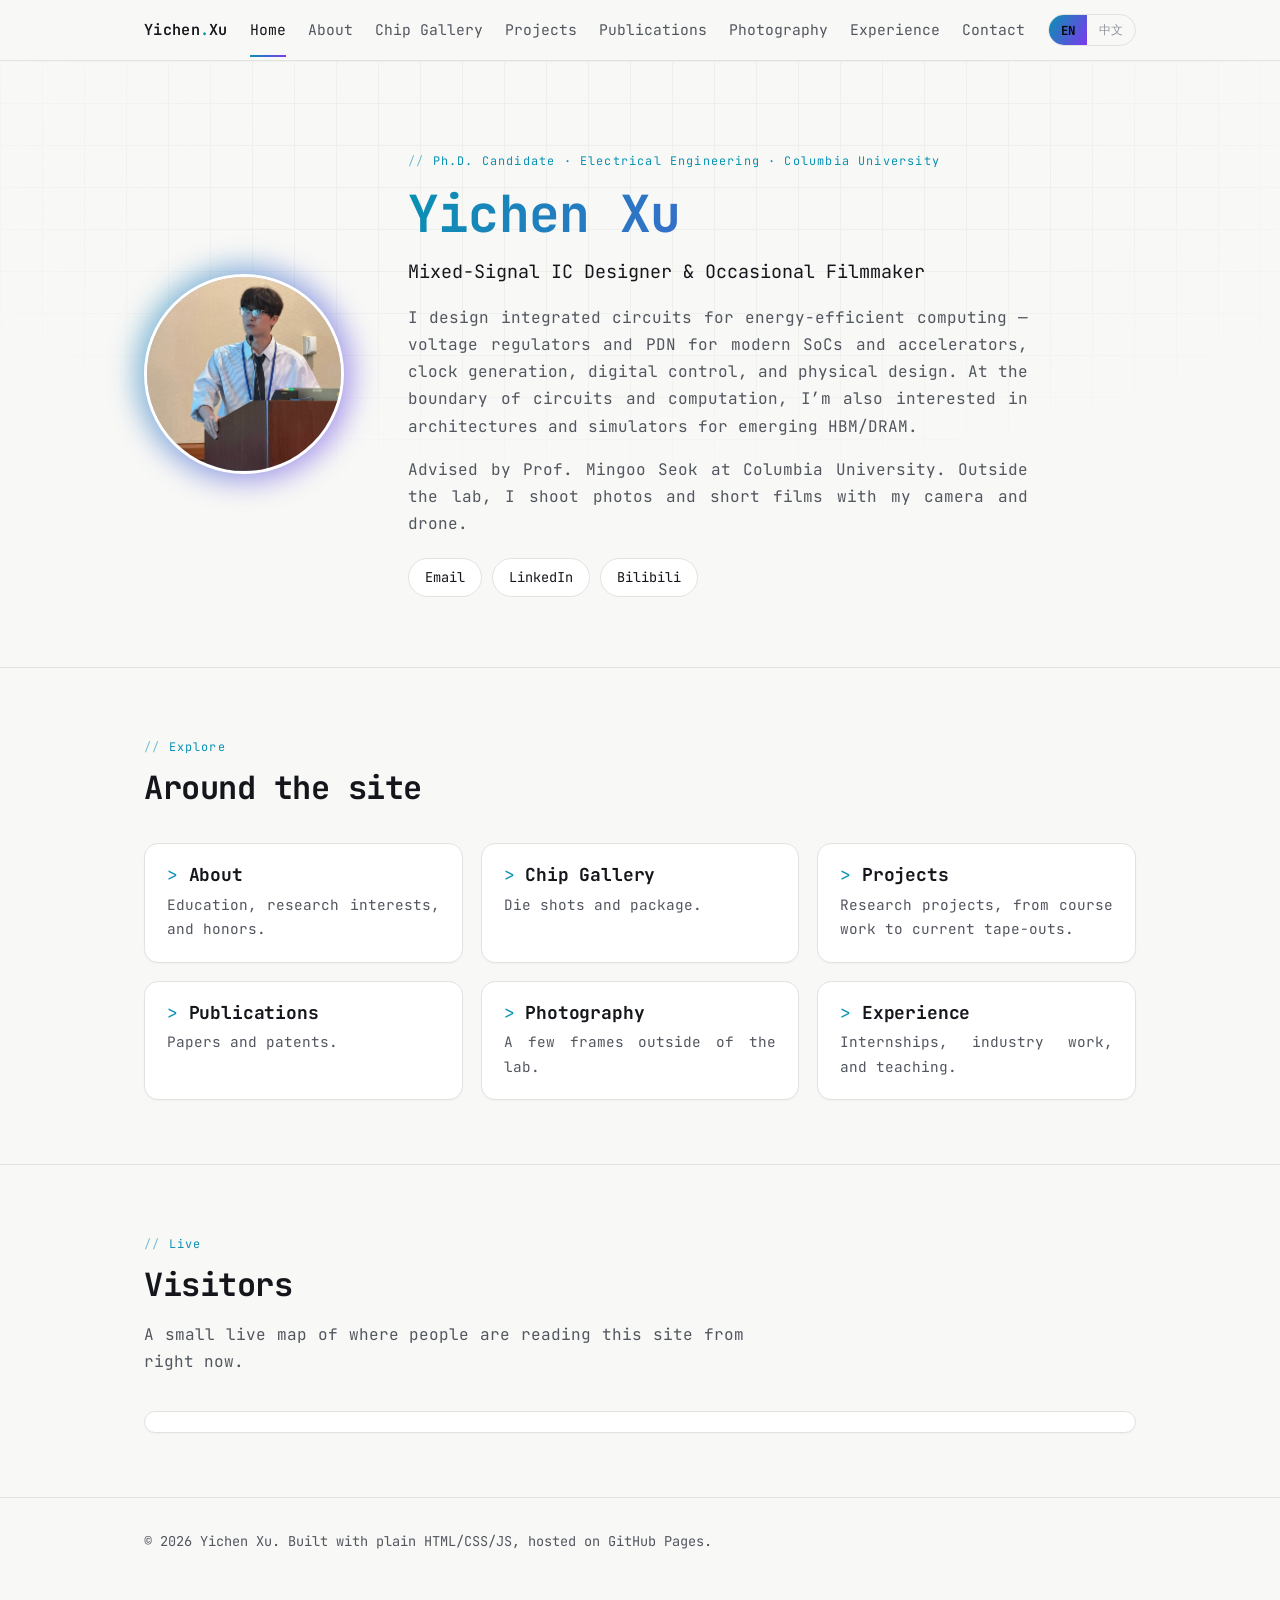
<file: index.html>
<!doctype html>
<html lang="en">
<head>
<meta charset="UTF-8">
<meta name="viewport" content="width=device-width, initial-scale=1.0">
<title>Yichen Xu &mdash; Home</title>
<meta name="description" content="Yichen Xu — Ph.D. Candidate in Electrical Engineering, Columbia University.">
<link rel="preconnect" href="https://fonts.googleapis.com">
<link rel="preconnect" href="https://fonts.gstatic.com" crossorigin>
<link href="https://fonts.googleapis.com/css2?family=JetBrains+Mono:wght@400;500;600;700&family=Noto+Sans+SC:wght@400;500;700&display=swap" rel="stylesheet">
<link rel="stylesheet" href="css/style.css?v=1790023893">
</head>
<body>
<header class="site-header">
  <div class="wrap header-inner">
    <a class="brand" href="index.html">Yichen<span>.</span>Xu</a>

    <button class="nav-toggle-btn" id="navToggleBtn" aria-label="Toggle menu">&#9776;</button>

    <nav class="nav nav-links" id="navLinks">
      <a href="index.html" class="active" data-i18n="nav.home">Home</a>
      <a href="about.html" data-i18n="nav.about">About</a>
      <a href="chips.html" data-i18n="nav.chips">Chip Gallery</a>
      <a href="projects.html" data-i18n="nav.projects">Projects</a>
      <a href="publications.html" data-i18n="nav.publications">Publications</a>
      <a href="photography.html" data-i18n="nav.photography">Photography</a>
      <a href="experience.html" data-i18n="nav.experience">Experience</a>
      <a href="contact.html" data-i18n="nav.contact">Contact</a>
    </nav>

    <div class="lang-toggle" role="group" aria-label="Language">
      <button type="button" id="langEn" class="active" data-lang="en">EN</button>
      <button type="button" id="langZh" data-lang="zh">中文</button>
    </div>
  </div>
</header>
<main>

  <section id="top" class="hero">
    <div class="wrap hero-grid">
      <div class="hero-photo">
        <div class="ring"></div>
        <img class="hero-photo-img" src="assets/headshot.jpg" alt="Yichen Xu">
      </div>

      <div>
        <div class="eyebrow" data-i18n="hero.eyebrow">Ph.D. Candidate &middot; Electrical Engineering &middot; Columbia University</div>
        <h1 data-i18n="hero.name">Yichen Xu</h1>
        <p class="tagline tagline-full" data-i18n="hero.tagline">Mixed-Signal IC Designer &amp; Occasional Filmmaker</p>
        <p class="tagline tagline-short" data-i18n="hero.taglineShort">Boring IC designer &amp; Occasional film maker</p>
        <p class="hero-text" data-i18n="hero.text1">
          I design integrated circuits for energy-efficient computing &mdash; voltage regulators
          and PDN for modern SoCs and accelerators, clock generation, digital control, and
          physical design. At the boundary of circuits and computation, I&rsquo;m also interested
          in architectures and simulators for emerging HBM/DRAM.
        </p>
        <p class="hero-text" data-i18n="hero.text2">
          Advised by Prof. Mingoo Seok at Columbia University. Outside the lab, I shoot photos
          and short films with my camera and drone.
        </p>
        <div class="hero-links">
          <a class="pill-link" href="mailto:yx2613@columbia.edu" data-i18n="hero.linkEmail">Email</a>
          <a class="pill-link" href="https://www.linkedin.com/in/yichen-xu-5718911b2/" target="_blank" rel="noopener">LinkedIn</a>
          <a class="pill-link" href="https://space.bilibili.com/32956785" target="_blank" rel="noopener">Bilibili</a>
        </div>
      </div>
    </div>
  </section>

  <section class="section">
    <div class="wrap">
      <div class="section-head">
        <div class="eyebrow" data-i18n="home.eyebrow">Explore</div>
        <h2 data-i18n="home.title">Around the site</h2>
      </div>
      <div class="hub-grid">
        <a class="hub-card" href="about.html">
          <h3 data-i18n="nav.about">About</h3>
          <p data-i18n="home.about.desc">Education, research interests, and honors.</p>
        </a>
        <a class="hub-card" href="chips.html">
          <h3 data-i18n="nav.chips">Chip Gallery</h3>
          <p data-i18n="home.chips.desc">Die shots and package.</p>
        </a>
        <a class="hub-card" href="projects.html">
          <h3 data-i18n="nav.projects">Projects</h3>
          <p data-i18n="home.projects.desc">Research projects, from course work to current tape-outs.</p>
        </a>
        <a class="hub-card" href="publications.html">
          <h3 data-i18n="nav.publications">Publications</h3>
          <p data-i18n="home.publications.desc">Papers and patents.</p>
        </a>
        <a class="hub-card" href="photography.html">
          <h3 data-i18n="nav.photography">Photography</h3>
          <p data-i18n="home.photography.desc">A few frames outside of the lab.</p>
        </a>
        <a class="hub-card" href="experience.html">
          <h3 data-i18n="nav.experience">Experience</h3>
          <p data-i18n="home.experience.desc">Internships, industry work, and teaching.</p>
        </a>
      </div>
    </div>
  </section>

  <section class="section">
    <div class="wrap">
      <div class="section-head">
        <div class="eyebrow" data-i18n="visitors.eyebrow">Live</div>
        <h2 data-i18n="visitors.title">Visitors</h2>
        <p class="lede" data-i18n="visitors.lede">A small live map of where people are reading this site from right now.</p>
      </div>
      <div class="visitor-map-wrap">
        <script type="text/javascript" id="mapmyvisitors" src="//mapmyvisitors.com/map.js?d=1BsmQQTtG9AVT_iJg1JJlvb_ykU5HgRPunwFZ4erUIM&cl=ffffff&w=a"></script>
      </div>
    </div>
  </section>

</main>

<footer class="site-footer">
  <div class="wrap">
    <p data-i18n="footer.text">&copy; 2026 Yichen Xu. Built with plain HTML/CSS/JS, hosted on GitHub Pages.</p>
  </div>
</footer>

<script src="js/i18n.js?v=1790023893"></script>
</body>
</html>
</file>
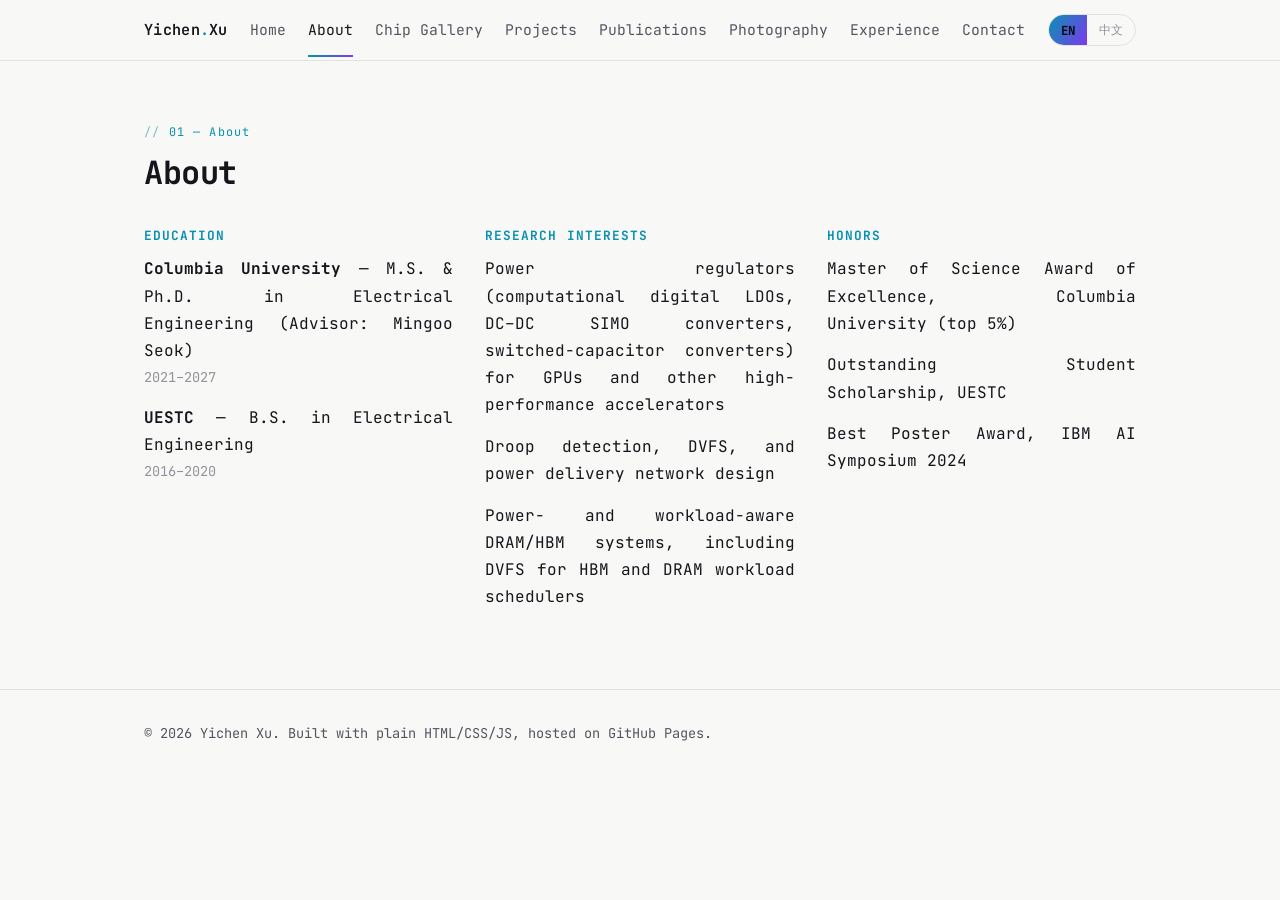
<file: about.html>
<!doctype html>
<html lang="en">
<head>
<meta charset="UTF-8">
<meta name="viewport" content="width=device-width, initial-scale=1.0">
<title>Yichen Xu &mdash; About</title>
<meta name="description" content="About Yichen Xu — education, research interests, honors.">
<link rel="preconnect" href="https://fonts.googleapis.com">
<link rel="preconnect" href="https://fonts.gstatic.com" crossorigin>
<link href="https://fonts.googleapis.com/css2?family=JetBrains+Mono:wght@400;500;600;700&family=Noto+Sans+SC:wght@400;500;700&display=swap" rel="stylesheet">
<link rel="stylesheet" href="css/style.css?v=1790023893">
</head>
<body>
<header class="site-header">
  <div class="wrap header-inner">
    <a class="brand" href="index.html">Yichen<span>.</span>Xu</a>

    <button class="nav-toggle-btn" id="navToggleBtn" aria-label="Toggle menu">&#9776;</button>

    <nav class="nav nav-links" id="navLinks">
      <a href="index.html" data-i18n="nav.home">Home</a>
      <a href="about.html" class="active" data-i18n="nav.about">About</a>
      <a href="chips.html" data-i18n="nav.chips">Chip Gallery</a>
      <a href="projects.html" data-i18n="nav.projects">Projects</a>
      <a href="publications.html" data-i18n="nav.publications">Publications</a>
      <a href="photography.html" data-i18n="nav.photography">Photography</a>
      <a href="experience.html" data-i18n="nav.experience">Experience</a>
      <a href="contact.html" data-i18n="nav.contact">Contact</a>
    </nav>

    <div class="lang-toggle" role="group" aria-label="Language">
      <button type="button" id="langEn" class="active" data-lang="en">EN</button>
      <button type="button" id="langZh" data-lang="zh">中文</button>
    </div>
  </div>
</header>
<main>

  <section class="section section-first">
    <div class="wrap">
      <div class="section-head">
        <div class="eyebrow" data-i18n="about.eyebrow">01 &mdash; About</div>
        <h2 data-i18n="about.title">About</h2>
      </div>

      <div class="about-grid">
        <div class="about-block">
          <h3 data-i18n="about.education.title">Education</h3>
          <ul class="plain-list">
            <li data-i18n="about.education.columbia">
              <strong>Columbia University</strong> &mdash; M.S. &amp; Ph.D. in Electrical Engineering (Advisor: Mingoo Seok)
              <span class="meta">2021&ndash;2027</span>
            </li>
            <li data-i18n="about.education.uestc">
              <strong>UESTC</strong> &mdash; B.S. in Electrical Engineering
              <span class="meta">2016&ndash;2020</span>
            </li>
          </ul>
        </div>

        <div class="about-block">
          <h3 data-i18n="about.interests.title">Research Interests</h3>
          <ul class="plain-list" data-i18n="about.interests.body">
            <li>Power regulators (computational digital LDOs, DC&ndash;DC SIMO converters, switched-capacitor converters) for GPUs and other high-performance accelerators</li>
            <li>Droop detection, DVFS, and power delivery network design</li>
            <li>Power- and workload-aware DRAM/HBM systems, including DVFS for HBM and DRAM workload schedulers</li>
          </ul>
        </div>

        <div class="about-block">
          <h3 data-i18n="about.honors.title">Honors</h3>
          <ul class="plain-list" data-i18n="about.honors.body">
            <li>Master of Science Award of Excellence, Columbia University (top 5%)</li>
            <li>Outstanding Student Scholarship, UESTC</li>
            <li>Best Poster Award, IBM AI Symposium 2024</li>
          </ul>
        </div>
      </div>
    </div>
  </section>

</main>

<footer class="site-footer">
  <div class="wrap">
    <p data-i18n="footer.text">&copy; 2026 Yichen Xu. Built with plain HTML/CSS/JS, hosted on GitHub Pages.</p>
  </div>
</footer>

<script src="js/i18n.js?v=1790023893"></script>
</body>
</html>
</file>
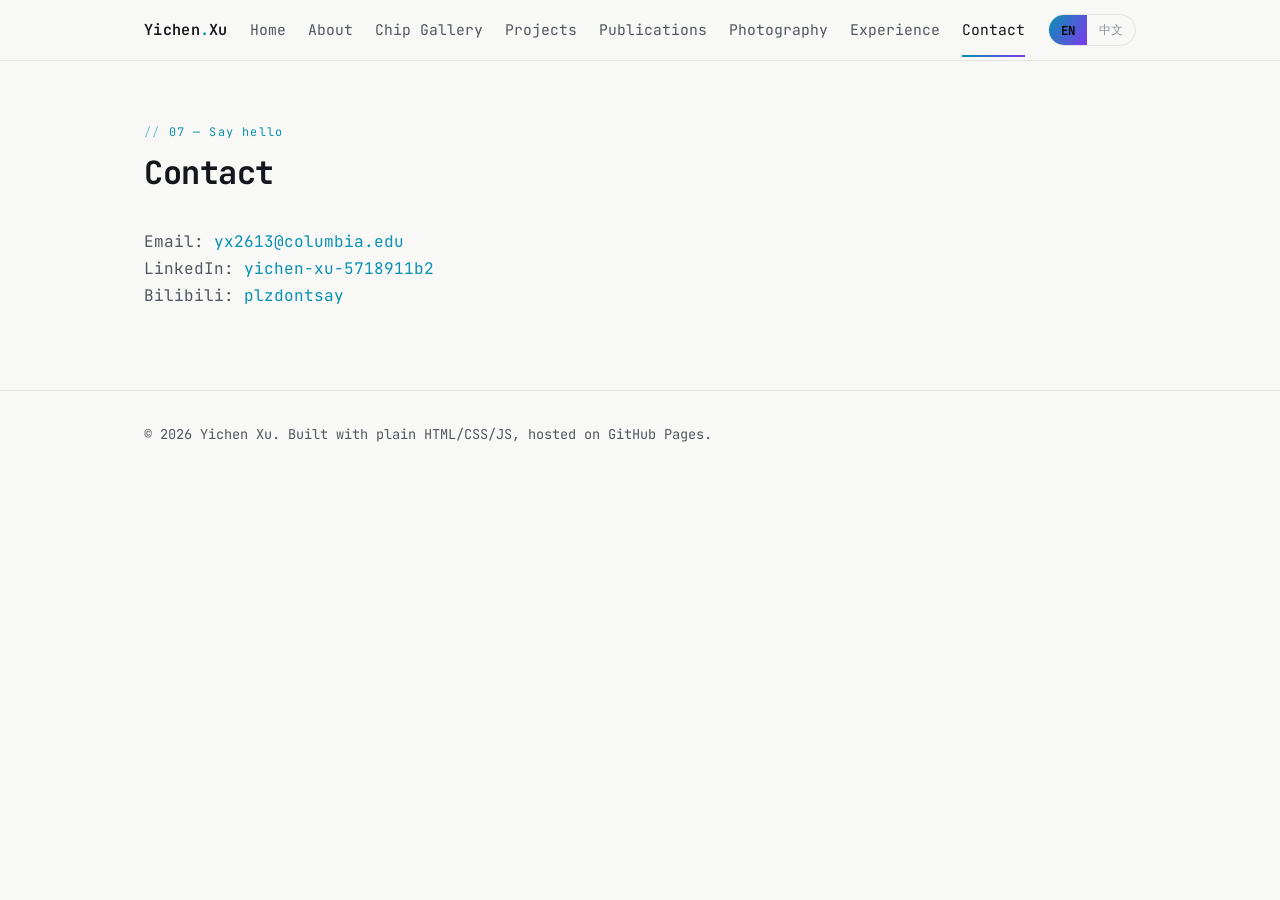
<file: contact.html>
<!doctype html>
<html lang="en">
<head>
<meta charset="UTF-8">
<meta name="viewport" content="width=device-width, initial-scale=1.0">
<title>Yichen Xu &mdash; Contact</title>
<meta name="description" content="Contact Yichen Xu.">
<link rel="preconnect" href="https://fonts.googleapis.com">
<link rel="preconnect" href="https://fonts.gstatic.com" crossorigin>
<link href="https://fonts.googleapis.com/css2?family=JetBrains+Mono:wght@400;500;600;700&family=Noto+Sans+SC:wght@400;500;700&display=swap" rel="stylesheet">
<link rel="stylesheet" href="css/style.css?v=1790023893">
</head>
<body>
<header class="site-header">
  <div class="wrap header-inner">
    <a class="brand" href="index.html">Yichen<span>.</span>Xu</a>

    <button class="nav-toggle-btn" id="navToggleBtn" aria-label="Toggle menu">&#9776;</button>

    <nav class="nav nav-links" id="navLinks">
      <a href="index.html" data-i18n="nav.home">Home</a>
      <a href="about.html" data-i18n="nav.about">About</a>
      <a href="chips.html" data-i18n="nav.chips">Chip Gallery</a>
      <a href="projects.html" data-i18n="nav.projects">Projects</a>
      <a href="publications.html" data-i18n="nav.publications">Publications</a>
      <a href="photography.html" data-i18n="nav.photography">Photography</a>
      <a href="experience.html" data-i18n="nav.experience">Experience</a>
      <a href="contact.html" class="active" data-i18n="nav.contact">Contact</a>
    </nav>

    <div class="lang-toggle" role="group" aria-label="Language">
      <button type="button" id="langEn" class="active" data-lang="en">EN</button>
      <button type="button" id="langZh" data-lang="zh">中文</button>
    </div>
  </div>
</header>
<main>

  <section class="section section-first">
    <div class="wrap">
      <div class="section-head">
        <div class="eyebrow" data-i18n="contact.eyebrow">07 &mdash; Say hello</div>
        <h2 data-i18n="contact.title">Contact</h2>
      </div>
      <p>
        Email: <a href="mailto:yx2613@columbia.edu">yx2613@columbia.edu</a><br>
        LinkedIn: <a href="https://www.linkedin.com/in/yichen-xu-5718911b2/" target="_blank" rel="noopener">yichen-xu-5718911b2</a><br>
        Bilibili: <a href="https://space.bilibili.com/32956785" target="_blank" rel="noopener">plzdontsay</a>
      </p>
    </div>
  </section>

</main>

<footer class="site-footer">
  <div class="wrap">
    <p data-i18n="footer.text">&copy; 2026 Yichen Xu. Built with plain HTML/CSS/JS, hosted on GitHub Pages.</p>
  </div>
</footer>

<script src="js/i18n.js?v=1790023893"></script>
</body>
</html>
</file>
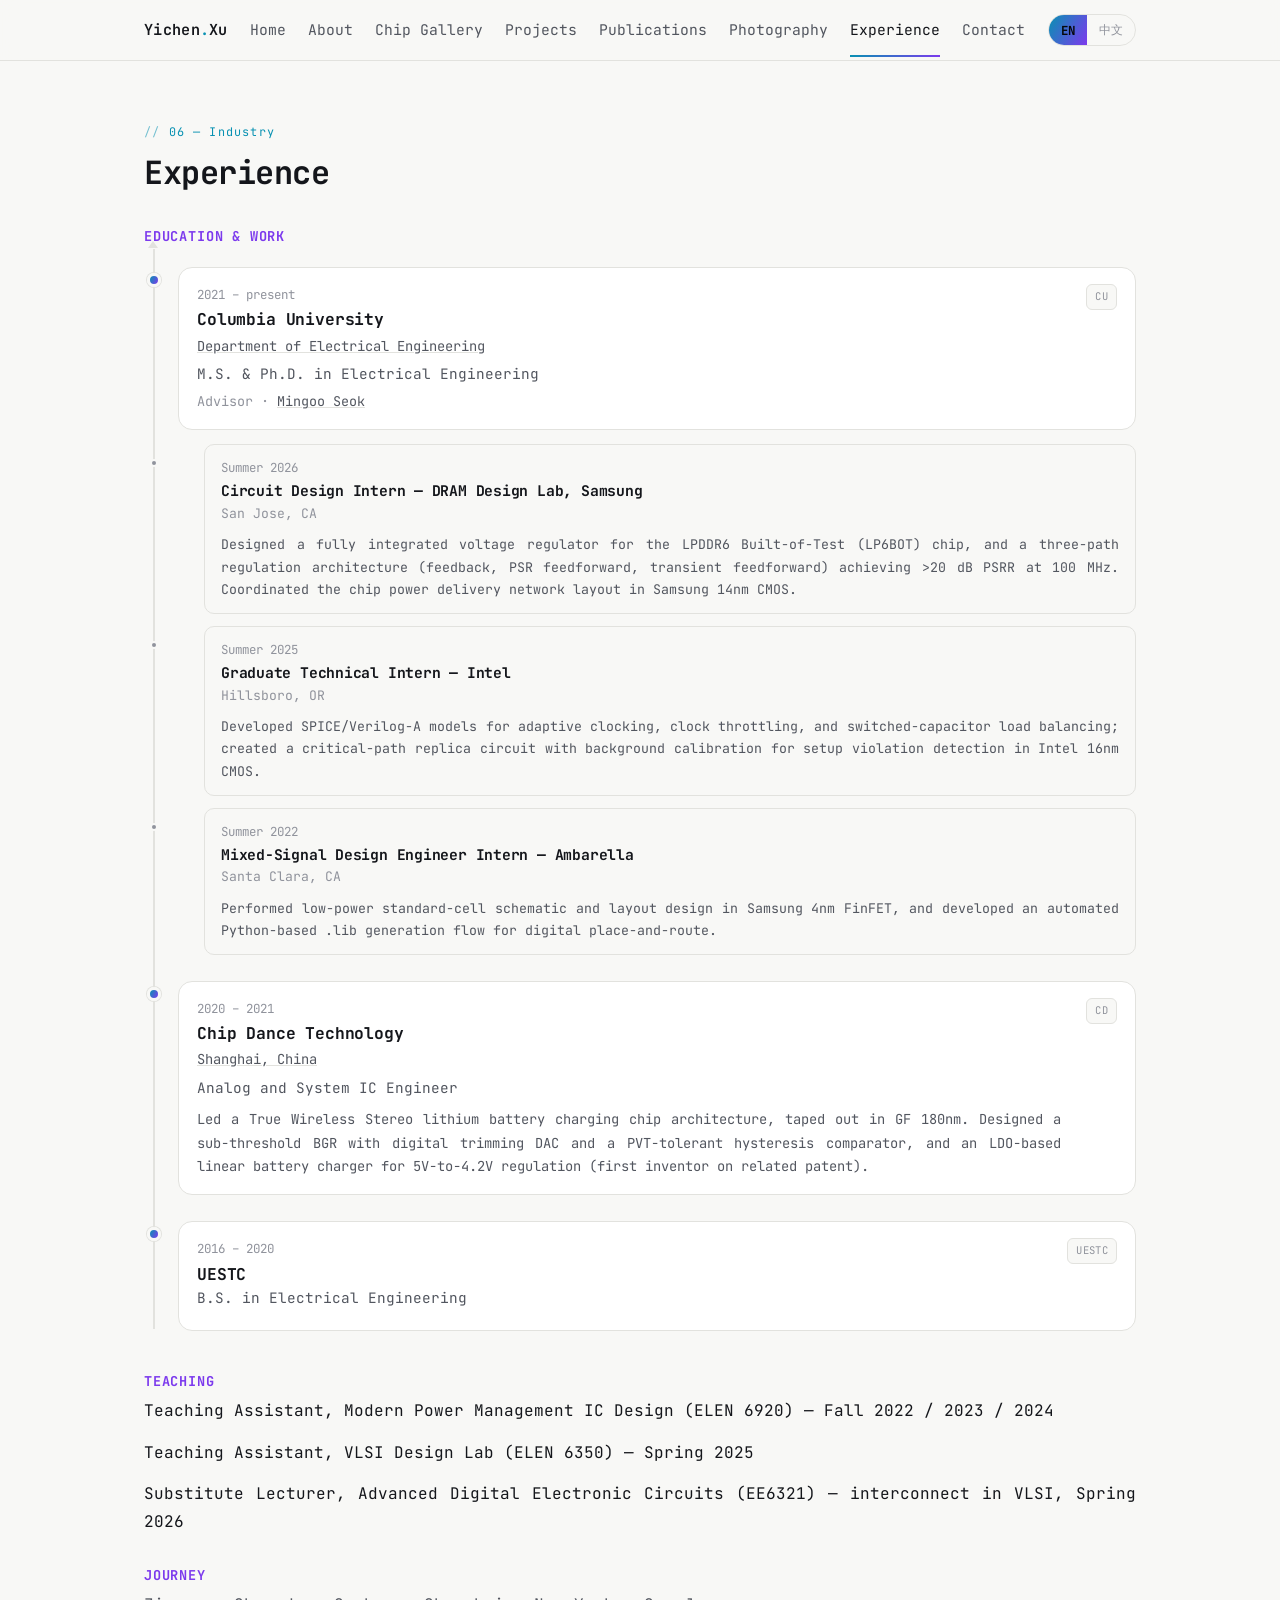
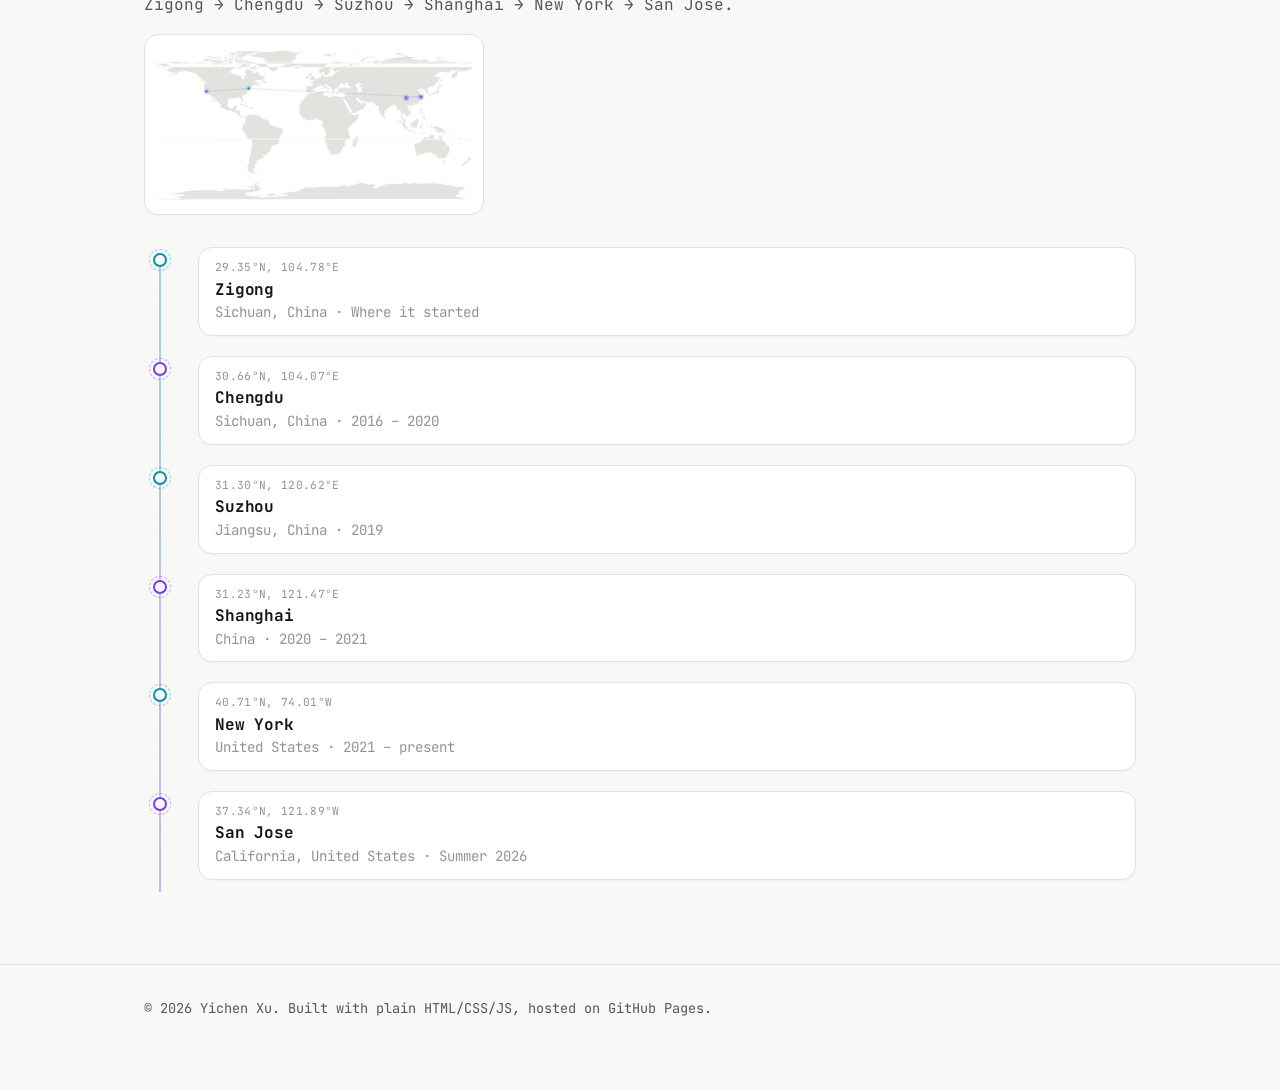
<file: experience.html>
<!doctype html>
<html lang="en">
<head>
<meta charset="UTF-8">
<meta name="viewport" content="width=device-width, initial-scale=1.0">
<title>Yichen Xu &mdash; Experience</title>
<meta name="description" content="Industry experience, teaching, and Yichen Xu's journey from Zigong to San Jose.">
<link rel="preconnect" href="https://fonts.googleapis.com">
<link rel="preconnect" href="https://fonts.gstatic.com" crossorigin>
<link href="https://fonts.googleapis.com/css2?family=JetBrains+Mono:wght@400;500;600;700&family=Noto+Sans+SC:wght@400;500;700&display=swap" rel="stylesheet">
<link rel="stylesheet" href="css/style.css?v=1790023893">
</head>
<body>
<header class="site-header">
  <div class="wrap header-inner">
    <a class="brand" href="index.html">Yichen<span>.</span>Xu</a>

    <button class="nav-toggle-btn" id="navToggleBtn" aria-label="Toggle menu">&#9776;</button>

    <nav class="nav nav-links" id="navLinks">
      <a href="index.html" data-i18n="nav.home">Home</a>
      <a href="about.html" data-i18n="nav.about">About</a>
      <a href="chips.html" data-i18n="nav.chips">Chip Gallery</a>
      <a href="projects.html" data-i18n="nav.projects">Projects</a>
      <a href="publications.html" data-i18n="nav.publications">Publications</a>
      <a href="photography.html" data-i18n="nav.photography">Photography</a>
      <a href="experience.html" class="active" data-i18n="nav.experience">Experience</a>
      <a href="contact.html" data-i18n="nav.contact">Contact</a>
    </nav>

    <div class="lang-toggle" role="group" aria-label="Language">
      <button type="button" id="langEn" class="active" data-lang="en">EN</button>
      <button type="button" id="langZh" data-lang="zh">中文</button>
    </div>
  </div>
</header>
<main>

  <section class="section section-first">
    <div class="wrap">
      <div class="section-head">
        <div class="eyebrow" data-i18n="experience.eyebrow">06 &mdash; Industry</div>
        <h2 data-i18n="experience.title">Experience</h2>
      </div>

      <h3 class="subhead" data-i18n="experience.eduwork">Education &amp; Work</h3>
      <div class="edu-timeline">
        <div class="edu-item">
          <span class="edu-dot"></span>
          <div class="edu-card">
            <div class="edu-date" data-i18n="experience.edu1.date">2021 &ndash; present</div>
            <h3 class="edu-org" data-i18n="experience.edu1.org">Columbia University</h3>
            <div class="edu-sub" data-i18n="experience.edu1.sub">Department of Electrical Engineering</div>
            <div class="edu-role" data-i18n="experience.edu1.role">M.S. &amp; Ph.D. in Electrical Engineering</div>
            <div class="edu-advisor"><span data-i18n="experience.advisor">Advisor</span> &middot; <span data-i18n="experience.edu1.advisor">Mingoo Seok</span></div>
            <span class="edu-badge">CU</span>
          </div>

          <div class="edu-branches">
          <div class="edu-branch">
            <span class="edu-branch-dot"></span>
            <div class="edu-branch-card">
              <div class="edu-date" data-i18n="experience.e1.date">Summer 2026</div>
              <h4 class="edu-org" data-i18n="experience.e1.title">Circuit Design Intern &mdash; DRAM Design Lab, Samsung</h4>
              <p class="edu-meta" data-i18n="experience.e1.meta">San Jose, CA</p>
              <p class="edu-body" data-i18n="experience.e1.body">Designed a fully integrated voltage regulator for the LPDDR6 Built-of-Test (LP6BOT) chip, and a three-path regulation architecture (feedback, PSR feedforward, transient feedforward) achieving &gt;20&nbsp;dB PSRR at 100&nbsp;MHz. Coordinated the chip power delivery network layout in Samsung 14nm CMOS.</p>
            </div>
          </div>
          <div class="edu-branch">
            <span class="edu-branch-dot"></span>
            <div class="edu-branch-card">
              <div class="edu-date" data-i18n="experience.e2.date">Summer 2025</div>
              <h4 class="edu-org" data-i18n="experience.e2.title">Graduate Technical Intern &mdash; Intel</h4>
              <p class="edu-meta" data-i18n="experience.e2.meta">Hillsboro, OR</p>
              <p class="edu-body" data-i18n="experience.e2.body">Developed SPICE/Verilog-A models for adaptive clocking, clock throttling, and switched-capacitor load balancing; created a critical-path replica circuit with background calibration for setup violation detection in Intel 16nm CMOS.</p>
            </div>
          </div>
          <div class="edu-branch">
            <span class="edu-branch-dot"></span>
            <div class="edu-branch-card">
              <div class="edu-date" data-i18n="experience.e3.date">Summer 2022</div>
              <h4 class="edu-org" data-i18n="experience.e3.title">Mixed-Signal Design Engineer Intern &mdash; Ambarella</h4>
              <p class="edu-meta" data-i18n="experience.e3.meta">Santa Clara, CA</p>
              <p class="edu-body" data-i18n="experience.e3.body">Performed low-power standard-cell schematic and layout design in Samsung 4nm FinFET, and developed an automated Python-based .lib generation flow for digital place-and-route.</p>
            </div>
          </div>
          </div>
        </div>

        <div class="edu-item">
          <span class="edu-dot"></span>
          <div class="edu-card">
            <div class="edu-date" data-i18n="experience.e4.date">2020 &ndash; 2021</div>
            <h3 class="edu-org" data-i18n="experience.e4.title">Chip Dance Technology</h3>
            <div class="edu-sub" data-i18n="experience.e4.meta">Shanghai, China</div>
            <div class="edu-role" data-i18n="experience.e4.role">Analog and System IC Engineer</div>
            <p class="edu-body" data-i18n="experience.e4.body">
              Led a True Wireless Stereo lithium battery charging chip architecture, taped out in GF 180nm.
              Designed a sub-threshold BGR with digital trimming DAC and a PVT-tolerant hysteresis comparator,
              and an LDO-based linear battery charger for 5V-to-4.2V regulation (first inventor on related patent).
            </p>
            <span class="edu-badge">CD</span>
          </div>
        </div>

        <div class="edu-item">
          <span class="edu-dot"></span>
          <div class="edu-card">
            <div class="edu-date" data-i18n="experience.edu2.date">2016 &ndash; 2020</div>
            <h3 class="edu-org" data-i18n="experience.edu2.org">UESTC</h3>
            <div class="edu-role" data-i18n="experience.edu2.role">B.S. in Electrical Engineering</div>
            <span class="edu-badge">UESTC</span>
          </div>
        </div>
      </div>

      <h3 class="subhead" data-i18n="experience.teaching">Teaching</h3>
      <ul class="plain-list">
        <li data-i18n="experience.t1">Teaching Assistant, Modern Power Management IC Design (ELEN 6920) &mdash; Fall 2022 / 2023 / 2024</li>
        <li data-i18n="experience.t2">Teaching Assistant, VLSI Design Lab (ELEN 6350) &mdash; Spring 2025</li>
        <li data-i18n="experience.t3">Substitute Lecturer, Advanced Digital Electronic Circuits (EE6321) &mdash; interconnect in VLSI, Spring 2026</li>
      </ul>

      <h3 class="subhead" data-i18n="journey.sectionTitle">Journey</h3>
      <p class="lede" data-i18n="journey.lede">
        Zigong &rarr; Chengdu &rarr; Suzhou &rarr; Shanghai &rarr; New York &rarr; San Jose.
      </p>

      <div class="journey-map-wrap journey-map-wrap-small">
        <svg id="journeyMap" viewBox="0 0 960 480" role="img" aria-label="World map showing Yichen's journey"></svg>
      </div>

      <ul class="journey-line journey-line-compact">
        <li class="journey-stop journey-stop-compact" id="stop-1" data-lat="29.35" data-lon="104.78" data-order="1">
          <div class="journey-marker"><span class="journey-dot"></span></div>
          <div class="journey-content">
            <div class="journey-coord">29.35&deg;N, 104.78&deg;E</div>
            <h3><span data-i18n="journey.s1.city">Zigong</span></h3>
            <p class="project-meta"><span data-i18n="journey.s1.region">Sichuan, China</span> &middot; <span data-i18n="journey.s1.period">Where it started</span></p>
          </div>
        </li>
        <li class="journey-stop journey-stop-compact" id="stop-2" data-lat="30.66" data-lon="104.07" data-order="2">
          <div class="journey-marker"><span class="journey-dot"></span></div>
          <div class="journey-content">
            <div class="journey-coord">30.66&deg;N, 104.07&deg;E</div>
            <h3><span data-i18n="journey.s2.city">Chengdu</span></h3>
            <p class="project-meta"><span data-i18n="journey.s2.region">Sichuan, China</span> &middot; <span data-i18n="journey.s2.period">2016 &ndash; 2020</span></p>
          </div>
        </li>
        <li class="journey-stop journey-stop-compact" id="stop-3" data-lat="31.3" data-lon="120.62" data-order="3">
          <div class="journey-marker"><span class="journey-dot"></span></div>
          <div class="journey-content">
            <div class="journey-coord">31.30&deg;N, 120.62&deg;E</div>
            <h3><span data-i18n="journey.s3.city">Suzhou</span></h3>
            <p class="project-meta"><span data-i18n="journey.s3.region">Jiangsu, China</span> &middot; <span data-i18n="journey.s3.period">2019</span></p>
          </div>
        </li>
        <li class="journey-stop journey-stop-compact" id="stop-4" data-lat="31.23" data-lon="121.47" data-order="4">
          <div class="journey-marker"><span class="journey-dot"></span></div>
          <div class="journey-content">
            <div class="journey-coord">31.23&deg;N, 121.47&deg;E</div>
            <h3><span data-i18n="journey.s4.city">Shanghai</span></h3>
            <p class="project-meta"><span data-i18n="journey.s4.region">China</span> &middot; <span data-i18n="journey.s4.period">2020 &ndash; 2021</span></p>
          </div>
        </li>
        <li class="journey-stop journey-stop-compact" id="stop-5" data-lat="40.71" data-lon="-74.01" data-order="5">
          <div class="journey-marker"><span class="journey-dot"></span></div>
          <div class="journey-content">
            <div class="journey-coord">40.71&deg;N, 74.01&deg;W</div>
            <h3><span data-i18n="journey.s5.city">New York</span></h3>
            <p class="project-meta"><span data-i18n="journey.s5.region">United States</span> &middot; <span data-i18n="journey.s5.period">2021 &ndash; present</span></p>
          </div>
        </li>
        <li class="journey-stop journey-stop-compact" id="stop-6" data-lat="37.34" data-lon="-121.89" data-order="6">
          <div class="journey-marker"><span class="journey-dot"></span></div>
          <div class="journey-content">
            <div class="journey-coord">37.34&deg;N, 121.89&deg;W</div>
            <h3><span data-i18n="journey.s6.city">San Jose</span></h3>
            <p class="project-meta"><span data-i18n="journey.s6.region">California, United States</span> &middot; <span data-i18n="journey.s6.period">Summer 2026</span></p>
          </div>
        </li>
      </ul>

    </div>
  </section>

</main>

<footer class="site-footer">
  <div class="wrap">
    <p data-i18n="footer.text">&copy; 2026 Yichen Xu. Built with plain HTML/CSS/JS, hosted on GitHub Pages.</p>
  </div>
</footer>

<script src="assets/vendor/topojson-client.min.js"></script>
<script src="js/journey-map.js?v=1790023893"></script>
<script src="js/i18n.js?v=1790023893"></script>
</body>
</html>
</file>
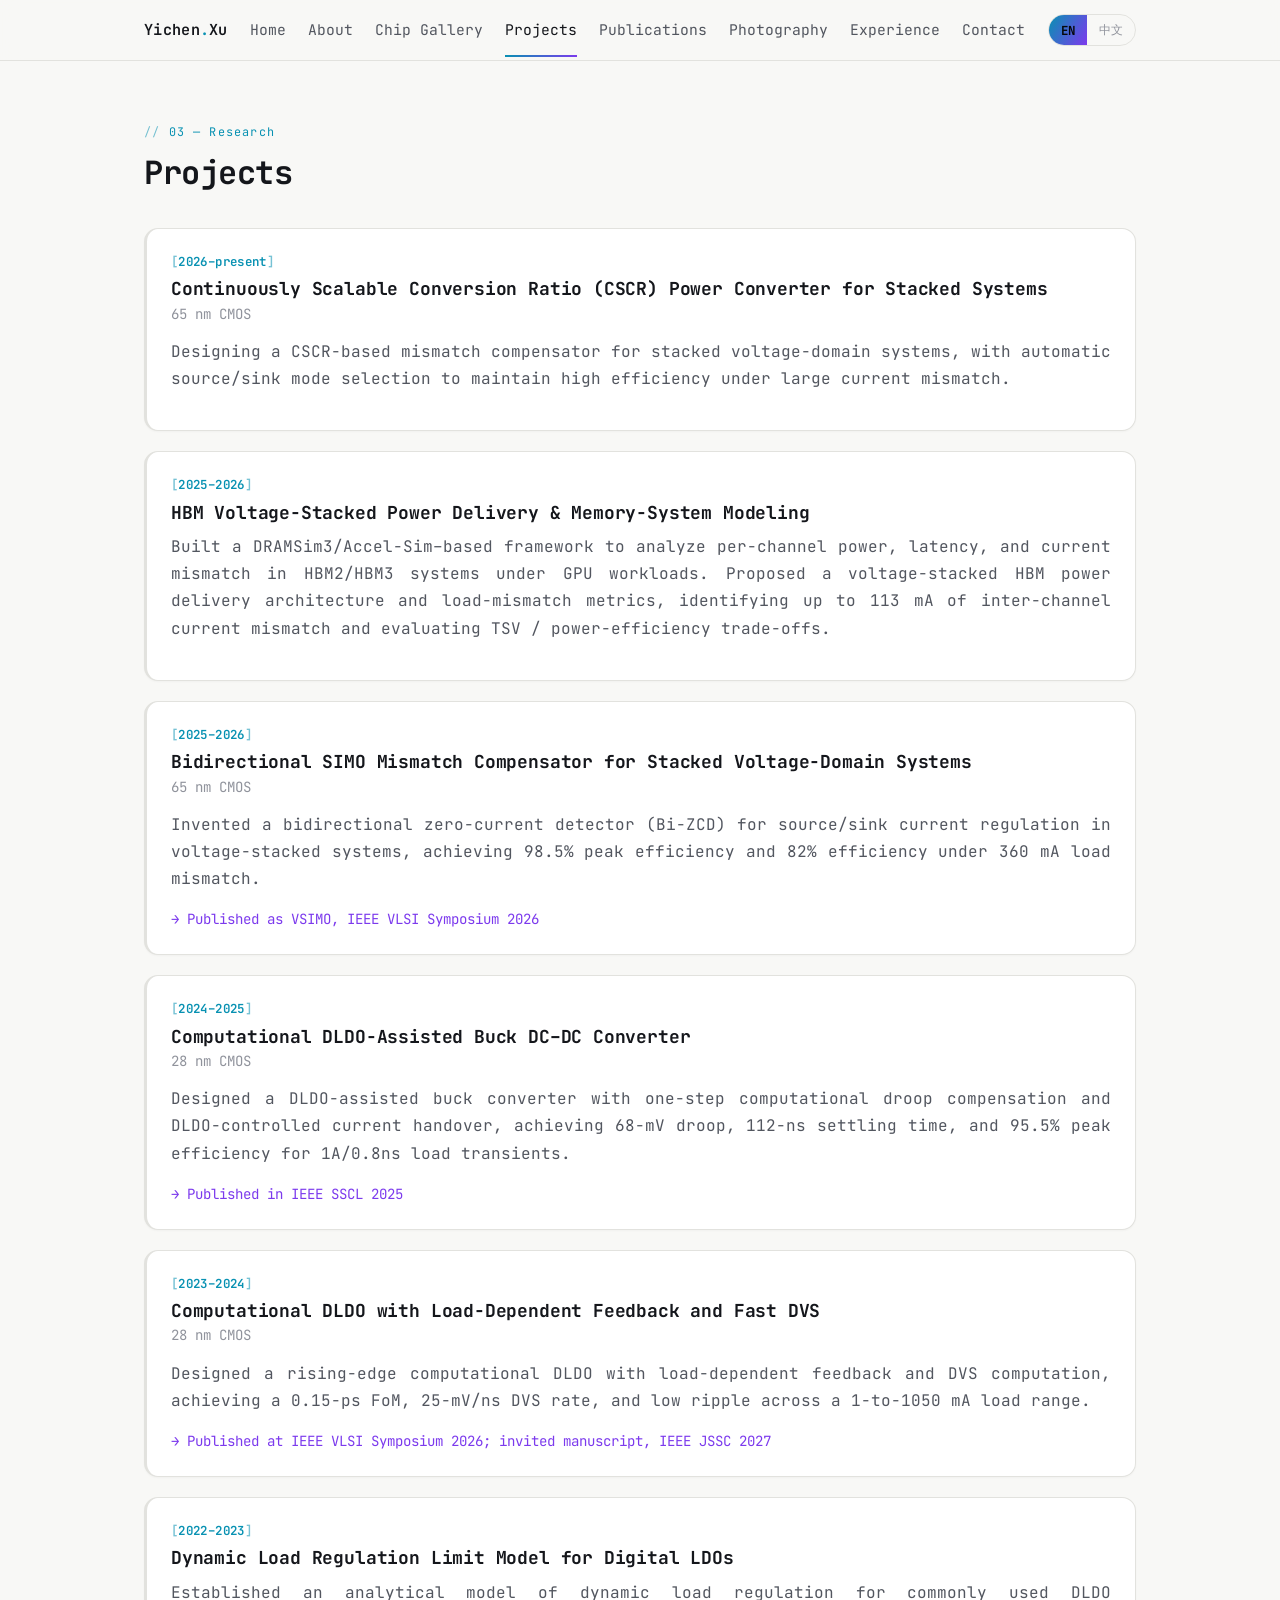
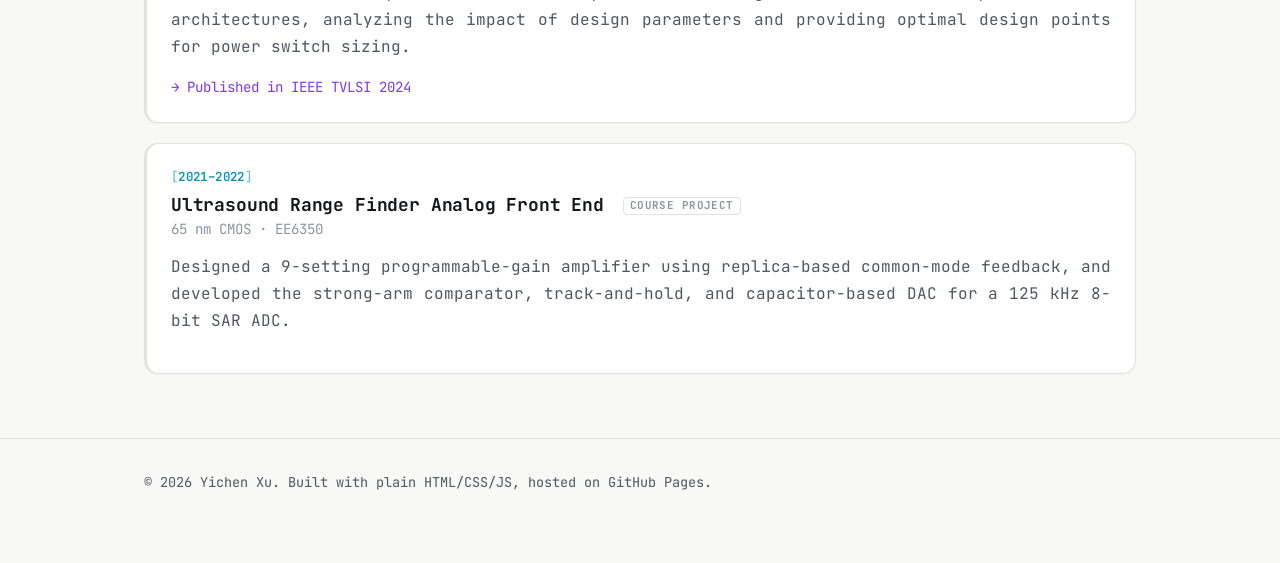
<file: projects.html>
<!doctype html>
<html lang="en">
<head>
<meta charset="UTF-8">
<meta name="viewport" content="width=device-width, initial-scale=1.0">
<title>Yichen Xu &mdash; Projects</title>
<meta name="description" content="Research projects by Yichen Xu.">
<link rel="preconnect" href="https://fonts.googleapis.com">
<link rel="preconnect" href="https://fonts.gstatic.com" crossorigin>
<link href="https://fonts.googleapis.com/css2?family=JetBrains+Mono:wght@400;500;600;700&family=Noto+Sans+SC:wght@400;500;700&display=swap" rel="stylesheet">
<link rel="stylesheet" href="css/style.css?v=1790023893">
</head>
<body>
<header class="site-header">
  <div class="wrap header-inner">
    <a class="brand" href="index.html">Yichen<span>.</span>Xu</a>

    <button class="nav-toggle-btn" id="navToggleBtn" aria-label="Toggle menu">&#9776;</button>

    <nav class="nav nav-links" id="navLinks">
      <a href="index.html" data-i18n="nav.home">Home</a>
      <a href="about.html" data-i18n="nav.about">About</a>
      <a href="chips.html" data-i18n="nav.chips">Chip Gallery</a>
      <a href="projects.html" class="active" data-i18n="nav.projects">Projects</a>
      <a href="publications.html" data-i18n="nav.publications">Publications</a>
      <a href="photography.html" data-i18n="nav.photography">Photography</a>
      <a href="experience.html" data-i18n="nav.experience">Experience</a>
      <a href="contact.html" data-i18n="nav.contact">Contact</a>
    </nav>

    <div class="lang-toggle" role="group" aria-label="Language">
      <button type="button" id="langEn" class="active" data-lang="en">EN</button>
      <button type="button" id="langZh" data-lang="zh">中文</button>
    </div>
  </div>
</header>
<main>

  <section class="section section-first">
    <div class="wrap">
      <div class="section-head">
        <div class="eyebrow" data-i18n="projects.eyebrow">03 &mdash; Research</div>
        <h2 data-i18n="projects.title">Projects</h2>
      </div>

      <div class="project-grid">
        <article class="project-card">
          <div class="project-period">2026&ndash;present</div>
          <h3 data-i18n="projects.p1.title">Continuously Scalable Conversion Ratio (CSCR) Power Converter for Stacked Systems</h3>
          <p class="project-meta">65 nm CMOS</p>
          <p data-i18n="projects.p1.body">
            Designing a CSCR-based mismatch compensator for stacked voltage-domain systems, with automatic
            source/sink mode selection to maintain high efficiency under large current mismatch.
          </p>
        </article>

        <article class="project-card">
          <div class="project-period">2025&ndash;2026</div>
          <h3 data-i18n="projects.p2.title">HBM Voltage-Stacked Power Delivery &amp; Memory-System Modeling</h3>
          <p data-i18n="projects.p2.body">
            Built a DRAMSim3/Accel-Sim&ndash;based framework to analyze per-channel power, latency, and current
            mismatch in HBM2/HBM3 systems under GPU workloads. Proposed a voltage-stacked HBM power delivery
            architecture and load-mismatch metrics, identifying up to 113&nbsp;mA of inter-channel current mismatch
            and evaluating TSV / power-efficiency trade-offs.
          </p>
        </article>

        <article class="project-card">
          <div class="project-period">2025&ndash;2026</div>
          <h3 data-i18n="projects.p3.title">Bidirectional SIMO Mismatch Compensator for Stacked Voltage-Domain Systems</h3>
          <p class="project-meta">65 nm CMOS</p>
          <p data-i18n="projects.p3.body">
            Invented a bidirectional zero-current detector (Bi-ZCD) for source/sink current regulation in
            voltage-stacked systems, achieving 98.5% peak efficiency and 82% efficiency under 360&nbsp;mA load
            mismatch.
          </p>
          <p class="project-pub" data-i18n="projects.p3.pub">&rarr; Published as VSIMO, IEEE VLSI Symposium 2026</p>
        </article>

        <article class="project-card">
          <div class="project-period">2024&ndash;2025</div>
          <h3 data-i18n="projects.p4.title">Computational DLDO-Assisted Buck DC&ndash;DC Converter</h3>
          <p class="project-meta">28 nm CMOS</p>
          <p data-i18n="projects.p4.body">
            Designed a DLDO-assisted buck converter with one-step computational droop compensation and
            DLDO-controlled current handover, achieving 68-mV droop, 112-ns settling time, and 95.5% peak
            efficiency for 1A/0.8ns load transients.
          </p>
          <p class="project-pub" data-i18n="projects.p4.pub">&rarr; Published in IEEE SSCL 2025</p>
        </article>

        <article class="project-card">
          <div class="project-period">2023&ndash;2024</div>
          <h3 data-i18n="projects.p5.title">Computational DLDO with Load-Dependent Feedback and Fast DVS</h3>
          <p class="project-meta">28 nm CMOS</p>
          <p data-i18n="projects.p5.body">
            Designed a rising-edge computational DLDO with load-dependent feedback and DVS computation,
            achieving a 0.15-ps FoM, 25-mV/ns DVS rate, and low ripple across a 1-to-1050&nbsp;mA load range.
          </p>
          <p class="project-pub" data-i18n="projects.p5.pub">&rarr; Published at IEEE VLSI Symposium 2026; invited manuscript, IEEE JSSC 2027</p>
        </article>

        <article class="project-card">
          <div class="project-period">2022&ndash;2023</div>
          <h3 data-i18n="projects.p6.title">Dynamic Load Regulation Limit Model for Digital LDOs</h3>
          <p data-i18n="projects.p6.body">
            Established an analytical model of dynamic load regulation for commonly used DLDO architectures,
            analyzing the impact of design parameters and providing optimal design points for power switch sizing.
          </p>
          <p class="project-pub" data-i18n="projects.p6.pub">&rarr; Published in IEEE TVLSI 2024</p>
        </article>

        <article class="project-card">
          <div class="project-period">2021&ndash;2022</div>
          <h3><span data-i18n="projects.p7.title">Ultrasound Range Finder Analog Front End</span> <span class="project-tag" data-i18n="projects.p7.tag">Course Project</span></h3>
          <p class="project-meta">65 nm CMOS &middot; EE6350</p>
          <p data-i18n="projects.p7.body">
            Designed a 9-setting programmable-gain amplifier using replica-based common-mode feedback, and
            developed the strong-arm comparator, track-and-hold, and capacitor-based DAC for a 125&nbsp;kHz
            8-bit SAR ADC.
          </p>
        </article>
      </div>
    </div>
  </section>

</main>

<footer class="site-footer">
  <div class="wrap">
    <p data-i18n="footer.text">&copy; 2026 Yichen Xu. Built with plain HTML/CSS/JS, hosted on GitHub Pages.</p>
  </div>
</footer>

<script src="js/i18n.js?v=1790023893"></script>
</body>
</html>
</file>
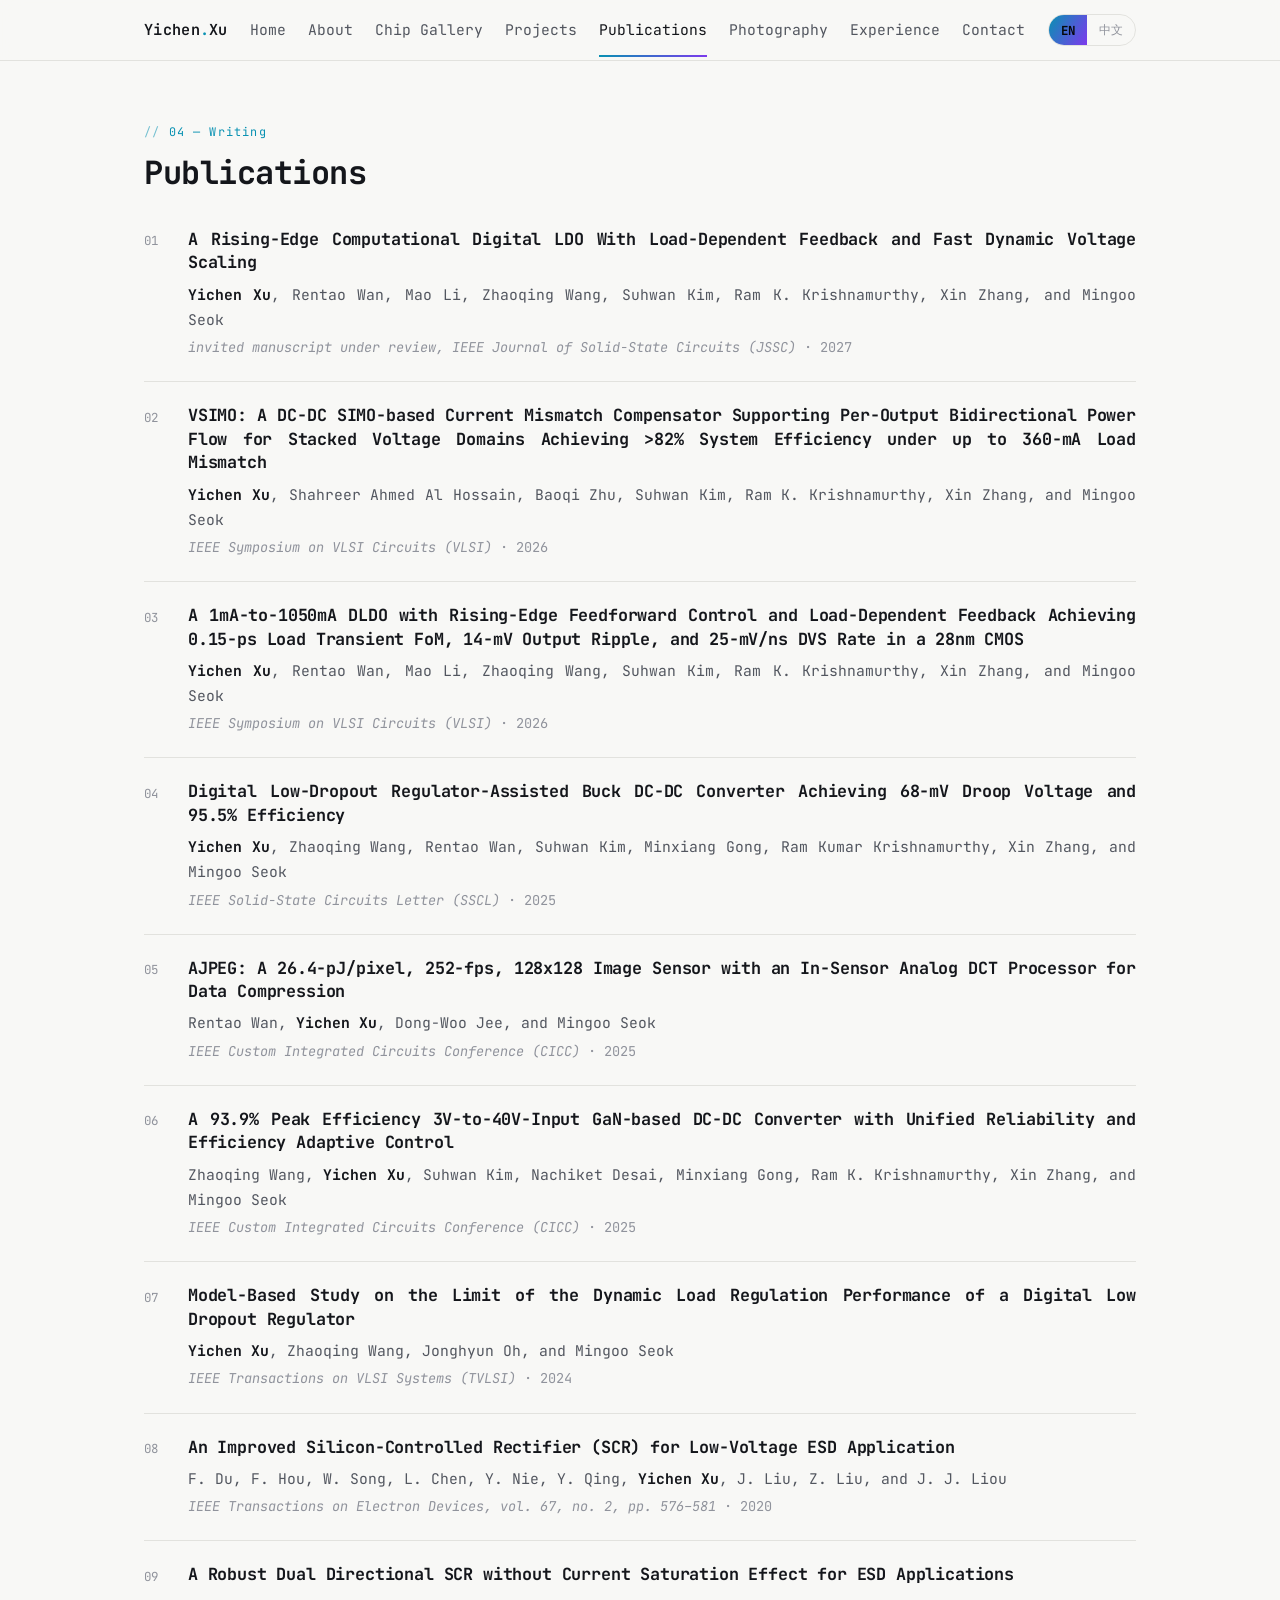
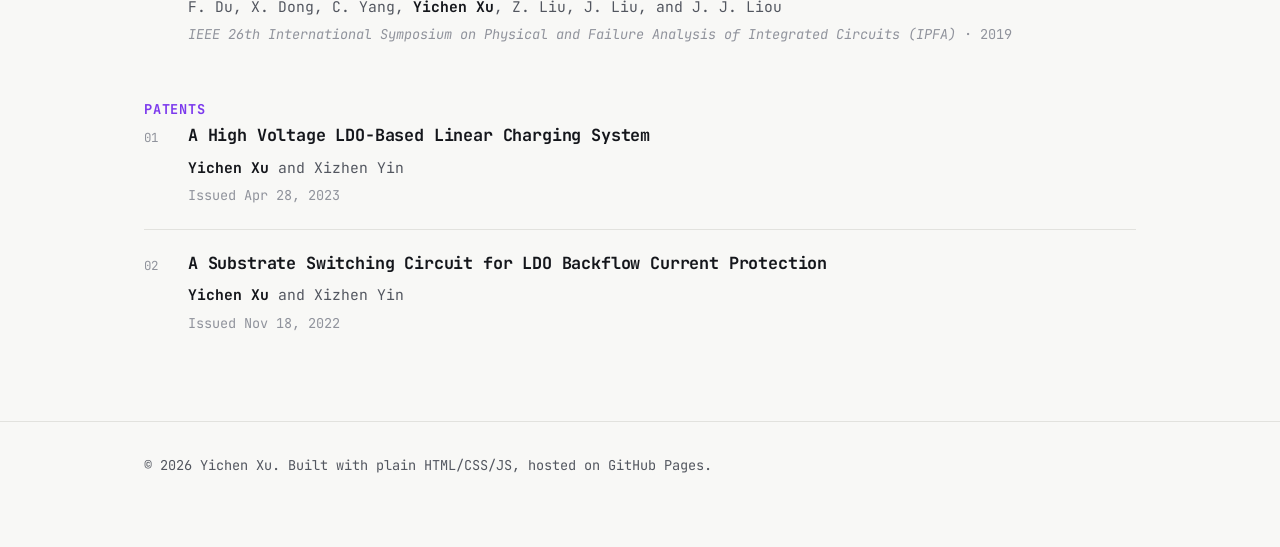
<file: publications.html>
<!doctype html>
<html lang="en">
<head>
<meta charset="UTF-8">
<meta name="viewport" content="width=device-width, initial-scale=1.0">
<title>Yichen Xu &mdash; Publications</title>
<meta name="description" content="Papers and patents by Yichen Xu.">
<link rel="preconnect" href="https://fonts.googleapis.com">
<link rel="preconnect" href="https://fonts.gstatic.com" crossorigin>
<link href="https://fonts.googleapis.com/css2?family=JetBrains+Mono:wght@400;500;600;700&family=Noto+Sans+SC:wght@400;500;700&display=swap" rel="stylesheet">
<link rel="stylesheet" href="css/style.css?v=1790023893">
</head>
<body>
<header class="site-header">
  <div class="wrap header-inner">
    <a class="brand" href="index.html">Yichen<span>.</span>Xu</a>

    <button class="nav-toggle-btn" id="navToggleBtn" aria-label="Toggle menu">&#9776;</button>

    <nav class="nav nav-links" id="navLinks">
      <a href="index.html" data-i18n="nav.home">Home</a>
      <a href="about.html" data-i18n="nav.about">About</a>
      <a href="chips.html" data-i18n="nav.chips">Chip Gallery</a>
      <a href="projects.html" data-i18n="nav.projects">Projects</a>
      <a href="publications.html" class="active" data-i18n="nav.publications">Publications</a>
      <a href="photography.html" data-i18n="nav.photography">Photography</a>
      <a href="experience.html" data-i18n="nav.experience">Experience</a>
      <a href="contact.html" data-i18n="nav.contact">Contact</a>
    </nav>

    <div class="lang-toggle" role="group" aria-label="Language">
      <button type="button" id="langEn" class="active" data-lang="en">EN</button>
      <button type="button" id="langZh" data-lang="zh">中文</button>
    </div>
  </div>
</header>
<main>

  <section class="section section-first">
    <div class="wrap">
      <div class="section-head">
        <div class="eyebrow" data-i18n="publications.eyebrow">04 &mdash; Writing</div>
        <h2 data-i18n="publications.title">Publications</h2>
      </div>

      <ol class="pub-list">
        <li class="pub-item">
          <span class="pub-num">01</span>
          <div class="pub-body">
            <h3 class="pub-title">A Rising-Edge Computational Digital LDO With Load-Dependent Feedback and Fast Dynamic Voltage Scaling</h3>
            <p class="pub-authors"><strong>Yichen Xu</strong>, Rentao Wan, Mao Li, Zhaoqing Wang, Suhwan Kim, Ram K. Krishnamurthy, Xin Zhang, and Mingoo Seok</p>
            <p class="pub-venue"><em>invited manuscript under review, IEEE Journal of Solid-State Circuits (JSSC)</em> &middot; 2027</p>
          </div>
        </li>
        <li class="pub-item">
          <span class="pub-num">02</span>
          <div class="pub-body">
            <h3 class="pub-title">VSIMO: A DC-DC SIMO-based Current Mismatch Compensator Supporting Per-Output Bidirectional Power Flow for Stacked Voltage Domains Achieving &gt;82% System Efficiency under up to 360-mA Load Mismatch</h3>
            <p class="pub-authors"><strong>Yichen Xu</strong>, Shahreer Ahmed Al Hossain, Baoqi Zhu, Suhwan Kim, Ram K. Krishnamurthy, Xin Zhang, and Mingoo Seok</p>
            <p class="pub-venue"><em>IEEE Symposium on VLSI Circuits (VLSI)</em> &middot; 2026</p>
          </div>
        </li>
        <li class="pub-item">
          <span class="pub-num">03</span>
          <div class="pub-body">
            <h3 class="pub-title">A 1mA-to-1050mA DLDO with Rising-Edge Feedforward Control and Load-Dependent Feedback Achieving 0.15-ps Load Transient FoM, 14-mV Output Ripple, and 25-mV/ns DVS Rate in a 28nm CMOS</h3>
            <p class="pub-authors"><strong>Yichen Xu</strong>, Rentao Wan, Mao Li, Zhaoqing Wang, Suhwan Kim, Ram K. Krishnamurthy, Xin Zhang, and Mingoo Seok</p>
            <p class="pub-venue"><em>IEEE Symposium on VLSI Circuits (VLSI)</em> &middot; 2026</p>
          </div>
        </li>
        <li class="pub-item">
          <span class="pub-num">04</span>
          <div class="pub-body">
            <h3 class="pub-title">Digital Low-Dropout Regulator-Assisted Buck DC-DC Converter Achieving 68-mV Droop Voltage and 95.5% Efficiency</h3>
            <p class="pub-authors"><strong>Yichen Xu</strong>, Zhaoqing Wang, Rentao Wan, Suhwan Kim, Minxiang Gong, Ram Kumar Krishnamurthy, Xin Zhang, and Mingoo Seok</p>
            <p class="pub-venue"><em>IEEE Solid-State Circuits Letter (SSCL)</em> &middot; 2025</p>
          </div>
        </li>
        <li class="pub-item">
          <span class="pub-num">05</span>
          <div class="pub-body">
            <h3 class="pub-title">AJPEG: A 26.4-pJ/pixel, 252-fps, 128x128 Image Sensor with an In-Sensor Analog DCT Processor for Data Compression</h3>
            <p class="pub-authors">Rentao Wan, <strong>Yichen Xu</strong>, Dong-Woo Jee, and Mingoo Seok</p>
            <p class="pub-venue"><em>IEEE Custom Integrated Circuits Conference (CICC)</em> &middot; 2025</p>
          </div>
        </li>
        <li class="pub-item">
          <span class="pub-num">06</span>
          <div class="pub-body">
            <h3 class="pub-title">A 93.9% Peak Efficiency 3V-to-40V-Input GaN-based DC-DC Converter with Unified Reliability and Efficiency Adaptive Control</h3>
            <p class="pub-authors">Zhaoqing Wang, <strong>Yichen Xu</strong>, Suhwan Kim, Nachiket Desai, Minxiang Gong, Ram K. Krishnamurthy, Xin Zhang, and Mingoo Seok</p>
            <p class="pub-venue"><em>IEEE Custom Integrated Circuits Conference (CICC)</em> &middot; 2025</p>
          </div>
        </li>
        <li class="pub-item">
          <span class="pub-num">07</span>
          <div class="pub-body">
            <h3 class="pub-title">Model-Based Study on the Limit of the Dynamic Load Regulation Performance of a Digital Low Dropout Regulator</h3>
            <p class="pub-authors"><strong>Yichen Xu</strong>, Zhaoqing Wang, Jonghyun Oh, and Mingoo Seok</p>
            <p class="pub-venue"><em>IEEE Transactions on VLSI Systems (TVLSI)</em> &middot; 2024</p>
          </div>
        </li>
        <li class="pub-item">
          <span class="pub-num">08</span>
          <div class="pub-body">
            <h3 class="pub-title">An Improved Silicon-Controlled Rectifier (SCR) for Low-Voltage ESD Application</h3>
            <p class="pub-authors">F. Du, F. Hou, W. Song, L. Chen, Y. Nie, Y. Qing, <strong>Yichen Xu</strong>, J. Liu, Z. Liu, and J. J. Liou</p>
            <p class="pub-venue"><em>IEEE Transactions on Electron Devices, vol. 67, no. 2, pp. 576&ndash;581</em> &middot; 2020</p>
          </div>
        </li>
        <li class="pub-item">
          <span class="pub-num">09</span>
          <div class="pub-body">
            <h3 class="pub-title">A Robust Dual Directional SCR without Current Saturation Effect for ESD Applications</h3>
            <p class="pub-authors">F. Du, X. Dong, C. Yang, <strong>Yichen Xu</strong>, Z. Liu, J. Liu, and J. J. Liou</p>
            <p class="pub-venue"><em>IEEE 26th International Symposium on Physical and Failure Analysis of Integrated Circuits (IPFA)</em> &middot; 2019</p>
          </div>
        </li>
      </ol>

      <h3 class="subhead" data-i18n="publications.patents">Patents</h3>
      <ol class="pub-list">
        <li class="pub-item">
          <span class="pub-num">01</span>
          <div class="pub-body">
            <h3 class="pub-title">A High Voltage LDO-Based Linear Charging System</h3>
            <p class="pub-authors"><strong>Yichen Xu</strong> and Xizhen Yin</p>
            <p class="pub-venue">Issued Apr 28, 2023</p>
          </div>
        </li>
        <li class="pub-item">
          <span class="pub-num">02</span>
          <div class="pub-body">
            <h3 class="pub-title">A Substrate Switching Circuit for LDO Backflow Current Protection</h3>
            <p class="pub-authors"><strong>Yichen Xu</strong> and Xizhen Yin</p>
            <p class="pub-venue">Issued Nov 18, 2022</p>
          </div>
        </li>
      </ol>
    </div>
  </section>

</main>

<footer class="site-footer">
  <div class="wrap">
    <p data-i18n="footer.text">&copy; 2026 Yichen Xu. Built with plain HTML/CSS/JS, hosted on GitHub Pages.</p>
  </div>
</footer>

<script src="js/i18n.js?v=1790023893"></script>
</body>
</html>
</file>
<file: css/style.css>
/* ============================================================
   Yichen Xu — personal website
   Dark, tech/art hybrid theme. Bilingual (EN / 中文) via [data-i18n]
   in index.html + js/i18n.js. Edit variables below to re-theme.
   ============================================================ */

:root {
  --bg: #f8f8f6;
  --bg-raised: #ffffff;
  --bg-card: #ffffff;
  --border: #e2e2de;
  --text: #14161b;
  --text-muted: #52565f;
  --text-faint: #90939c;

  --bg-rgb: 248, 248, 246;

  --accent-a: #0891b2;   /* cyan   — "tech" */
  --accent-b: #7c3aed;   /* violet — "art"  */
  --accent-a-soft: #06b6d4;
  --accent-b-soft: #8b5cf6;
  --accent-gradient: linear-gradient(120deg, var(--accent-a), var(--accent-b));

  --font-mono: "JetBrains Mono", ui-monospace, SFMono-Regular, Menlo, Consolas, monospace;
  --font-sans: var(--font-mono);
  --font-zh: "Noto Sans SC", var(--font-mono);

  --content-width: 1040px;
  --radius: 14px;
}

* { box-sizing: border-box; }
html { scroll-behavior: smooth; }

body {
  margin: 0;
  background: var(--bg);
  color: var(--text);
  font-family: var(--font-sans);
  font-size: 16px;
  line-height: 1.7;
  -webkit-font-smoothing: antialiased;
}

html[lang="zh"] body { font-family: var(--font-zh); line-height: 1.85; }

::selection { background: var(--accent-b); color: #fff; }

.wrap {
  max-width: var(--content-width);
  margin: 0 auto;
  padding: 0 24px;
}

h1, h2, h3, h4 { line-height: 1.25; margin: 0 0 0.5em; font-weight: 700; letter-spacing: -0.015em; }
h2 { font-size: clamp(1.6rem, 2.5vw, 2rem); }
h3 { font-size: 1.12rem; letter-spacing: -0.01em; }
html[lang="zh"] h1, html[lang="zh"] h2, html[lang="zh"] h3, html[lang="zh"] h4 { letter-spacing: 0; }
p { margin: 0 0 1em; color: var(--text-muted); text-align: justify; text-align-last: left; }
code { font-family: var(--font-mono); background: var(--bg-raised); border: 1px solid var(--border); border-radius: 4px; padding: 0.1em 0.4em; font-size: 0.92em; color: var(--accent-b); }
a { color: var(--accent-a); text-decoration: none; }
a:hover { text-decoration: underline; }

.eyebrow {
  display: inline-block;
  font-family: var(--font-mono);
  font-size: 0.74rem;
  letter-spacing: 0.1em;
  color: var(--accent-a);
  margin-bottom: 0.9em;
}
.eyebrow::before { content: "// "; opacity: 0.55; }

.section-head { margin-bottom: 2.2rem; }
.section-head p.lede { max-width: 60ch; }

/* ---------- nav ---------- */

.site-header {
  position: sticky;
  top: 0;
  z-index: 40;
  background: rgba(var(--bg-rgb), 0.82);
  backdrop-filter: blur(10px);
  border-bottom: 1px solid var(--border);
}

.header-inner {
  display: flex;
  align-items: center;
  justify-content: space-between;
  gap: 16px;
  padding: 14px 24px;
}

.brand {
  font-family: var(--font-mono);
  font-weight: 600;
  font-size: 0.95rem;
  color: var(--text);
  letter-spacing: 0.02em;
  white-space: nowrap;
}
.brand span { color: var(--accent-a); }

.nav {
  display: flex;
  align-items: center;
  gap: 22px;
  flex-wrap: wrap;
}

.nav a {
  color: var(--text-muted);
  font-size: 0.92rem;
}
.nav a:hover { color: var(--text); text-decoration: none; }
.nav a.active { color: var(--text); }
.nav a.active { position: relative; }
.nav a.active::after {
  content: "";
  position: absolute;
  left: 0; right: 0; bottom: -14px;
  height: 2px;
  background: var(--accent-gradient);
}

.lang-toggle {
  display: flex;
  border: 1px solid var(--border);
  border-radius: 999px;
  overflow: hidden;
  font-family: var(--font-mono);
  font-size: 0.78rem;
}
.lang-toggle button {
  background: none;
  border: none;
  color: var(--text-faint);
  padding: 6px 12px;
  cursor: pointer;
  font-family: inherit;
  font-size: inherit;
}
.lang-toggle button.active {
  background: var(--accent-gradient);
  color: #06070a;
  font-weight: 700;
}

.nav-toggle-btn {
  display: none;
  background: none;
  border: 1px solid var(--border);
  border-radius: 8px;
  color: var(--text);
  padding: 6px 10px;
  cursor: pointer;
}

@media (max-width: 760px) {
  .nav-links { display: none; width: 100%; order: 3; padding-top: 10px; gap: 14px; }
  .nav-links.open { display: flex; flex-direction: column; }
  .header-inner { flex-wrap: wrap; }
  .nav-toggle-btn { display: inline-block; order: -1; }
  .brand { flex: 1; text-align: center; }
}

/* ---------- hero ---------- */

.hero {
  position: relative;
  padding: 90px 0 70px;
  overflow: hidden;
}

.hero::before {
  content: "";
  position: absolute;
  inset: 0;
  background-image:
    linear-gradient(var(--border) 1px, transparent 1px),
    linear-gradient(90deg, var(--border) 1px, transparent 1px);
  background-size: 42px 42px;
  mask-image: radial-gradient(ellipse 70% 60% at 50% 20%, black 40%, transparent 90%);
  opacity: 0.45;
  pointer-events: none;
}

.hero-grid {
  position: relative;
  display: grid;
  grid-template-columns: 220px 1fr;
  gap: 44px;
  align-items: center;
}

@media (max-width: 680px) {
  .hero-grid { grid-template-columns: 1fr; text-align: center; justify-items: center; }
}

.hero-photo {
  position: relative;
  width: 200px;
  height: 200px;
  border-radius: 50%;
  flex-shrink: 0;
}

.hero-photo .ring {
  position: absolute;
  inset: -8px;
  border-radius: 50%;
  background: var(--accent-gradient);
  opacity: 0.55;
  filter: blur(14px);
}

.photo-placeholder {
  position: relative;
  width: 100%;
  height: 100%;
  border-radius: 50%;
  background: var(--bg-raised);
  border: 1.5px dashed var(--text-faint);
  display: flex;
  flex-direction: column;
  align-items: center;
  justify-content: center;
  gap: 6px;
  color: var(--text-faint);
  text-align: center;
  overflow: hidden;
}

.hero-photo-img {
  position: relative;
  width: 100%;
  height: 100%;
  border-radius: 50%;
  object-fit: cover;
  object-position: center 20%;
  border: 3px solid var(--bg-card);
  display: block;
}

.photo-placeholder svg { width: 40px; height: 40px; opacity: 0.6; }
.photo-placeholder .ph-label {
  font-family: var(--font-mono);
  font-size: 0.62rem;
  letter-spacing: 0.06em;
  padding: 0 10px;
  line-height: 1.4;
}

.hero .eyebrow { display: block; }
.hero h1 {
  font-size: clamp(2.2rem, 5vw, 3.2rem);
  margin-bottom: 0.2em;
  background: var(--accent-gradient);
  -webkit-background-clip: text;
  background-clip: text;
  color: transparent;
  display: block;
}
.hero .tagline {
  color: var(--text);
  font-size: 1.15rem;
  margin-bottom: 0.9em;
}
.tagline-short { display: none; }

.hero-text { max-width: 62ch; }
@media (max-width: 680px) { .hero-text { max-width: 100%; } }

@media (max-width: 680px) {
  body { font-size: 15px; }
  .hero { padding: 56px 0 44px; }
  .hero .eyebrow { font-size: 0.66rem; }
  .hero h1 { font-size: 1.9rem; }
  .hero .tagline { font-size: 1rem; margin-bottom: 0.7em; }
  .tagline-full { display: none; }
  .hero .tagline-short {
    display: block;
    font-size: clamp(0.68rem, calc((100vw - 48px) / 26), 1rem);
    white-space: nowrap;
    letter-spacing: -0.01em;
  }
  html[lang="zh"] .hero .tagline-short { font-size: 1rem; white-space: normal; }
  .hero-text { font-size: 0.92rem; line-height: 1.6; }
  html[lang="zh"] .hero-text { line-height: 1.75; }
}

.hero-links {
  display: flex;
  gap: 10px;
  flex-wrap: wrap;
  margin-top: 1.3em;
}
@media (max-width: 680px) { .hero-links { justify-content: center; } }

.pill-link {
  display: inline-flex;
  align-items: center;
  gap: 6px;
  border: 1px solid var(--border);
  border-radius: 999px;
  padding: 7px 16px;
  font-size: 0.85rem;
  color: var(--text);
  background: var(--bg-raised);
}
.pill-link:hover { border-color: var(--accent-a); text-decoration: none; color: var(--accent-a); }

/* ---------- sections ---------- */

.section {
  padding: 64px 0;
  border-top: 1px solid var(--border);
}
.section-first { border-top: none; padding-top: 56px; }

/* ---------- home hub grid ---------- */

.hub-grid {
  display: grid;
  grid-template-columns: repeat(3, 1fr);
  gap: 18px;
}
@media (max-width: 900px) { .hub-grid { grid-template-columns: repeat(2, 1fr); } }
@media (max-width: 560px) { .hub-grid { grid-template-columns: 1fr; } }

.hub-card {
  display: block;
  border: 1px solid var(--border);
  border-radius: var(--radius);
  padding: 20px 22px;
  background: var(--bg-card);
  color: var(--text);
  box-shadow: 0 1px 2px rgba(20,22,27,0.03);
  transition: border-color 0.15s ease, transform 0.15s ease, box-shadow 0.15s ease;
}
.hub-card:hover {
  border-color: var(--accent-a);
  text-decoration: none;
  transform: translateY(-3px);
  box-shadow: 0 10px 24px rgba(20,22,27,0.08);
}
.hub-card h3 { margin-bottom: 0.35em; color: var(--text); }
.hub-card h3::before { content: "> "; color: var(--accent-a); font-weight: 400; }
.hub-card p { margin: 0; font-size: 0.9rem; }

/* ---------- about ---------- */

.about-grid {
  display: grid;
  grid-template-columns: repeat(3, 1fr);
  gap: 32px;
}
@media (max-width: 680px) { .about-grid { grid-template-columns: 1fr; gap: 26px; } }

.about-block h3 {
  font-family: var(--font-mono);
  font-size: 0.8rem;
  text-transform: uppercase;
  letter-spacing: 0.08em;
  color: var(--accent-a);
  margin-bottom: 0.9em;
}

.plain-list { list-style: none; margin: 0; padding: 0; }
.plain-list li { margin-bottom: 0.9em; color: var(--text); text-align: justify; text-align-last: left; }
.plain-list .meta { display: block; color: var(--text-faint); font-size: 0.85rem; margin-top: 2px; }

/* ---------- generic grid gallery (chip + photography) ---------- */

.gallery-grid {
  display: grid;
  grid-template-columns: repeat(3, 1fr);
  gap: 20px;
}
@media (max-width: 900px) { .gallery-grid { grid-template-columns: repeat(2, 1fr); } }
@media (max-width: 560px) { .gallery-grid { grid-template-columns: 1fr; } }

.place-grid {
  display: grid;
  grid-template-columns: repeat(2, 1fr);
  gap: 28px;
}
@media (max-width: 780px) { .place-grid { grid-template-columns: 1fr; } }

.place-card {
  position: relative;
  border: 1px solid var(--border);
  border-radius: var(--radius);
  background: var(--bg-card);
  overflow: hidden;
}

.place-cover {
  display: block;
  width: 100%;
  aspect-ratio: 16 / 9;
  overflow: hidden;
  padding: 0;
  border: 0;
  background: none;
  cursor: pointer;
}
.place-cover img {
  width: 100%;
  height: 100%;
  object-fit: cover;
  display: block;
  transition: transform 0.3s ease;
}
.place-card:hover .place-cover img { transform: scale(1.04); }

.place-head {
  display: flex;
  align-items: baseline;
  justify-content: space-between;
  gap: 8px;
  padding: 12px 14px 0;
}

.place-name {
  font-weight: 600;
  font-size: 0.95rem;
}

.place-date {
  font-family: var(--font-mono);
  font-size: 0.76rem;
  color: var(--text-faint);
  white-space: nowrap;
}

.place-toggle {
  display: flex;
  align-items: center;
  gap: 6px;
  margin: 8px 14px 10px;
  padding: 7px 10px;
  border: 1px solid var(--border);
  border-radius: 999px;
  background: var(--bg-card);
  color: var(--text-faint);
  font-family: var(--font-mono);
  font-size: 0.76rem;
  cursor: pointer;
  transition: background 0.15s ease, color 0.15s ease, border-color 0.15s ease;
}
.place-toggle:hover {
  color: var(--text);
  border-color: var(--text-faint);
}
.place-toggle-icon {
  transition: transform 0.2s ease;
}
.place-toggle[aria-expanded="true"] .place-toggle-icon {
  transform: rotate(180deg);
}

/* Preview strip: a single scrollable row (not a wrapped grid), browsed with the
   mouse wheel (photo-gallery.js turns vertical wheel motion into horizontal
   scroll here) or by touch-swiping on mobile — no fragile edge-hover-to-scroll. */
.place-thumbs {
  display: flex;
  gap: 8px;
  padding: 0 14px;
  max-height: 0;
  opacity: 0;
  overflow-x: auto;
  overflow-y: hidden;
  scroll-behavior: smooth;
  scrollbar-width: thin;
  transition: max-height 0.3s ease, opacity 0.25s ease, padding 0.3s ease;
}
.place-card.is-expanded .place-thumbs {
  max-height: 160px;
  opacity: 1;
  padding: 0 14px 14px;
}

.place-thumb {
  flex: 0 0 auto;
  width: 112px;
  aspect-ratio: 4 / 3;
  padding: 0;
  border: 1px solid var(--border);
  border-radius: 6px;
  overflow: hidden;
  cursor: pointer;
  background: none;
}
.place-thumb img {
  width: 100%;
  height: 100%;
  object-fit: cover;
  display: block;
  transition: transform 0.2s ease;
}
.place-thumb:hover img { transform: scale(1.08); }
@media (max-width: 480px) {
  .place-thumb { width: 88px; }
}

/* ---------- lightbox ---------- */
.lightbox {
  position: fixed;
  inset: 0;
  background: rgba(0, 0, 0, 0.88);
  display: flex;
  align-items: center;
  justify-content: center;
  padding: 32px;
  opacity: 0;
  visibility: hidden;
  transition: opacity 0.2s ease;
  z-index: 100;
  touch-action: pan-y;
}
.lightbox.is-open { opacity: 1; visibility: visible; }
.lightbox img {
  max-width: 100%;
  max-height: 100%;
  border-radius: 6px;
  box-shadow: 0 20px 60px rgba(0, 0, 0, 0.5);
  touch-action: pan-y;
  -webkit-user-select: none;
  user-select: none;
}
.lightbox-close {
  position: absolute;
  top: 20px;
  right: 28px;
  background: none;
  border: 0;
  color: #fff;
  font-size: 2.2rem;
  line-height: 1;
  cursor: pointer;
  opacity: 0.8;
  touch-action: manipulation;
}
.lightbox-close:hover { opacity: 1; }

.lightbox-nav {
  position: absolute;
  top: 50%;
  transform: translateY(-50%);
  width: 48px;
  height: 48px;
  border-radius: 50%;
  border: 0;
  background: rgba(255, 255, 255, 0.12);
  color: #fff;
  font-size: 1.1rem;
  line-height: 1;
  cursor: pointer;
  display: flex;
  align-items: center;
  justify-content: center;
  opacity: 0.85;
  transition: background 0.15s ease, opacity 0.15s ease;
  touch-action: manipulation;
}
.lightbox-nav:hover { background: rgba(255, 255, 255, 0.24); opacity: 1; }
.lightbox-prev { left: 20px; }
.lightbox-next { right: 20px; }
.lightbox-nav[hidden] { display: none; }

/* On narrow / touch viewports: reserve a strip below the image and move nav
   controls into it, so they never sit on top of the photo (which made them
   hard to tap and easy to miss) and swipe becomes the primary gesture. */
@media (max-width: 640px) {
  .lightbox {
    padding: 16px 12px calc(76px + env(safe-area-inset-bottom, 0px));
  }
  .lightbox img {
    max-height: calc(100dvh - 76px - env(safe-area-inset-bottom, 0px) - 32px);
  }
  .lightbox-nav {
    top: auto;
    bottom: calc(14px + env(safe-area-inset-bottom, 0px));
    transform: none;
    width: 52px;
    height: 52px;
  }
  .lightbox-prev { left: 20px; }
  .lightbox-next { right: 20px; }
  .lightbox-hint {
    position: absolute;
    bottom: calc(24px + env(safe-area-inset-bottom, 0px));
    left: 50%;
    transform: translateX(-50%);
    color: rgba(255, 255, 255, 0.5);
    font-family: var(--font-mono);
    font-size: 0.72rem;
    white-space: nowrap;
    pointer-events: none;
  }
}
@media (min-width: 641px) {
  .lightbox-hint { display: none; }
}

.video-grid {
  display: grid;
  grid-template-columns: repeat(2, 1fr);
  gap: 28px;
}
@media (max-width: 780px) { .video-grid { grid-template-columns: 1fr; } }

.video-card h4 {
  font-size: 0.95rem;
  margin-bottom: 0.5em;
  color: var(--text);
}

.video-embed {
  width: 100%;
  aspect-ratio: 16 / 9;
  border-radius: var(--radius);
  overflow: hidden;
  border: 1px solid var(--border);
  background: #000;
}
.video-embed iframe {
  width: 100%;
  height: 100%;
  border: 0;
  display: block;
}

.tile {
  position: relative;
  border-radius: var(--radius);
  overflow: hidden;
  border: 1px solid var(--border);
  background: var(--bg-card);
  aspect-ratio: 4 / 3;
  display: flex;
  flex-direction: column;
  justify-content: flex-end;
}

.tile-art {
  position: absolute;
  inset: 0;
}

.tile-thumb {
  padding: 0;
  border: 0;
  background: none;
  cursor: pointer;
  display: block;
}

.tile-img {
  width: 100%;
  height: 100%;
  object-fit: cover;
  display: block;
}

/* chip die placeholder art — layered gradients per index for variety */
.chip-art { background: var(--bg-card); }
.chip-art::before, .chip-art::after {
  content: "";
  position: absolute;
  inset: 0;
}
.chip-art::before {
  background-image:
    repeating-linear-gradient(90deg, rgba(8,145,178,0.22) 0 2px, transparent 2px 14px),
    repeating-linear-gradient(0deg, rgba(124,58,237,0.18) 0 2px, transparent 2px 18px);
}
.chip-art::after {
  background: radial-gradient(circle at 30% 30%, rgba(8,145,178,0.20), transparent 55%),
              radial-gradient(circle at 75% 70%, rgba(124,58,237,0.20), transparent 55%);
}
.tile:nth-of-type(3n+2) .chip-art::before { filter: hue-rotate(35deg); }
.tile:nth-of-type(3n+3) .chip-art::before { filter: hue-rotate(-35deg); }

/* photography placeholder art — softer organic gradients */
.photo-art { background: var(--bg-card); }
.photo-art::before {
  content: "";
  position: absolute;
  inset: 0;
  background: radial-gradient(circle at 25% 30%, rgba(124,58,237,0.22), transparent 60%),
              radial-gradient(circle at 75% 75%, rgba(8,145,178,0.20), transparent 60%),
              linear-gradient(160deg, #f1f0ee, #e7e6e2);
}
.tile:nth-of-type(2n) .photo-art::before { filter: hue-rotate(60deg); }
.tile:nth-of-type(3n) .photo-art::before { filter: hue-rotate(-50deg); }

.tile-placeholder-tag {
  position: absolute;
  top: 12px;
  right: 12px;
  font-family: var(--font-mono);
  font-size: 0.62rem;
  letter-spacing: 0.05em;
  color: var(--text-faint);
  border: 1px dashed var(--text-faint);
  border-radius: 999px;
  padding: 3px 9px;
  background: rgba(var(--bg-rgb), 0.75);
  z-index: 2;
}

.tile-caption {
  position: relative;
  z-index: 2;
  padding: 14px 16px;
  background: linear-gradient(0deg, rgba(var(--bg-rgb),0.94), rgba(var(--bg-rgb),0));
}
.tile-caption h4 { margin: 0 0 2px; font-size: 0.98rem; }
.tile-caption .tile-meta { font-family: var(--font-mono); font-size: 0.75rem; color: var(--text-faint); }

/* ---------- publications ---------- */

.pub-list { list-style: none; margin: 0; padding: 0; }

.pub-item {
  display: flex;
  gap: 18px;
  padding: 22px 0;
  border-top: 1px solid var(--border);
}
.pub-item:first-child { border-top: none; padding-top: 0; }

.pub-num {
  flex-shrink: 0;
  width: 26px;
  padding-top: 0.2em;
  font-family: var(--font-mono);
  font-size: 0.78rem;
  color: var(--text-faint);
}

.pub-body { min-width: 0; }

.pub-title {
  margin: 0 0 0.4em;
  font-size: 1.05rem;
  line-height: 1.4;
  color: var(--text);
  font-weight: 700;
  text-align: justify;
  text-align-last: left;
}

.pub-authors {
  margin: 0 0 0.3em;
  color: var(--text-muted);
  font-size: 0.92rem;
  text-align: justify;
  text-align-last: left;
}
.pub-authors strong { color: var(--text); font-weight: 700; }

.pub-venue { margin: 0; color: var(--text-faint); font-size: 0.85rem; }
.pub-venue em { font-style: italic; }

@media (max-width: 560px) {
  .pub-item { gap: 12px; }
  .pub-title { font-size: 0.98rem; }
}
.subhead { margin-top: 2.4em; font-family: var(--font-mono); font-size: 0.85rem; letter-spacing: 0.06em; text-transform: uppercase; color: var(--accent-b); }

/* ---------- project cards ---------- */

.project-grid { display: grid; grid-template-columns: 1fr; gap: 20px; }

.project-card {
  position: relative;
  border: 1px solid var(--border);
  border-left: 3px solid var(--border);
  border-radius: var(--radius);
  padding: 22px 24px;
  background: var(--bg-card);
  box-shadow: 0 1px 2px rgba(20,22,27,0.03);
  transition: border-color 0.15s ease, box-shadow 0.15s ease, transform 0.15s ease;
}
.project-card:hover {
  border-color: var(--accent-a);
  border-left-color: var(--accent-b);
  box-shadow: 0 10px 24px rgba(20,22,27,0.07);
  transform: translateY(-2px);
}

.project-period {
  font-family: var(--font-mono);
  color: var(--accent-a);
  font-weight: 600;
  font-size: 0.78rem;
  letter-spacing: 0.03em;
  margin-bottom: 0.5em;
}
.project-period::before { content: "["; opacity: 0.55; }
.project-period::after { content: "]"; opacity: 0.55; }

.project-meta { color: var(--text-faint); font-size: 0.88rem; margin-top: -0.5em; margin-bottom: 0.8em; }

.project-tag {
  display: inline-block;
  font-size: 0.68rem;
  font-family: var(--font-mono);
  text-transform: uppercase;
  letter-spacing: 0.04em;
  color: var(--text-faint);
  border: 1px solid var(--border);
  border-radius: 4px;
  padding: 1px 6px;
  margin-left: 8px;
  vertical-align: middle;
}

.project-pub { font-size: 0.88rem; color: var(--accent-b); margin-bottom: 0; }

/* ---------- education & work timeline ---------- */

.edu-timeline {
  position: relative;
  margin: 22px 0 42px;
}
.edu-timeline::before {
  content: "";
  position: absolute;
  left: 9px;
  top: -18px;
  bottom: 2px;
  width: 2px;
  background: var(--border);
}
.edu-timeline::after {
  content: "";
  position: absolute;
  left: 4px;
  top: -26px;
  width: 0;
  height: 0;
  border-left: 5px solid transparent;
  border-right: 5px solid transparent;
  border-bottom: 7px solid var(--border);
}

.edu-item { position: relative; margin-bottom: 26px; }
.edu-item:last-child { margin-bottom: 0; }

.edu-dot {
  position: absolute;
  left: 3px;
  top: 6px;
  width: 14px;
  height: 14px;
  border-radius: 50%;
  background: var(--accent-gradient);
  border: 3px solid var(--bg);
  box-shadow: 0 0 0 1px var(--border);
}

.edu-card {
  position: relative;
  margin-left: 34px;
  border: 1px solid var(--border);
  border-radius: var(--radius);
  background: var(--bg-card);
  padding: 16px 74px 16px 18px;
}

.edu-date { font-family: var(--font-mono); color: var(--text-faint); font-size: 0.78rem; margin-bottom: 4px; }
.edu-org { margin: 0 0 2px; font-size: 1.02rem; color: var(--text); }
.edu-sub {
  display: inline-block;
  font-size: 0.86rem;
  color: var(--text-muted);
  text-decoration: underline;
  text-decoration-color: var(--border);
  margin-bottom: 4px;
}
.edu-role { font-size: 0.9rem; color: var(--text-muted); margin-bottom: 4px; }
.edu-advisor { font-size: 0.84rem; color: var(--text-faint); }
.edu-advisor span:last-child { text-decoration: underline; text-decoration-color: var(--border); color: var(--text-muted); }
.edu-body { margin: 8px 0 0; font-size: 0.86rem; color: var(--text-muted); text-align: justify; text-align-last: left; }
.edu-meta { margin: 0 0 4px; font-size: 0.82rem; color: var(--text-faint); }

.edu-badge {
  position: absolute;
  top: 16px;
  right: 18px;
  font-family: var(--font-mono);
  font-size: 0.66rem;
  letter-spacing: 0.03em;
  color: var(--text-faint);
  border: 1px solid var(--border);
  border-radius: 6px;
  padding: 3px 8px;
  background: var(--bg);
}

.edu-branches { position: relative; margin: 14px 0 0; margin-left: 34px; }
.edu-branch { position: relative; padding-left: 26px; margin-bottom: 12px; }
.edu-branch:last-child { margin-bottom: 0; }
.edu-branch-dot {
  position: absolute;
  left: -28px;
  top: 15px;
  width: 8px;
  height: 8px;
  border-radius: 50%;
  background: var(--text-faint);
  border: 2px solid var(--bg);
}
.edu-branch-card {
  border: 1px solid var(--border);
  border-radius: 10px;
  background: var(--bg);
  padding: 12px 16px;
}
.edu-branch .edu-org { font-size: 0.92rem; }
.edu-branch .edu-body { font-size: 0.83rem; }

@media (max-width: 640px) {
  .edu-card { margin-left: 26px; padding: 14px 16px 14px 14px; }
  .edu-badge { position: static; display: inline-block; margin-top: 8px; }
  .edu-branches { margin-left: 26px; }
  .edu-timeline::before { left: 7px; }
  .edu-dot { left: 1px; }
  .edu-branch-dot { left: -22px; }
}

/* ---------- journey (growth path) ---------- */

.journey-line {
  list-style: none;
  margin: 0;
  padding: 0;
  position: relative;
}

.journey-line::before {
  content: "";
  position: absolute;
  top: 8px;
  bottom: 8px;
  left: 15px;
  width: 2px;
  background: linear-gradient(var(--accent-a), var(--accent-b));
  opacity: 0.35;
}

.journey-stop {
  position: relative;
  display: grid;
  grid-template-columns: 32px 1fr;
  gap: 22px;
  padding-bottom: 40px;
}
.journey-stop:last-child { padding-bottom: 0; }

.journey-marker { display: flex; justify-content: center; padding-top: 6px; }

.journey-dot {
  position: relative;
  width: 14px;
  height: 14px;
  border-radius: 50%;
  background: var(--bg);
  border: 2px solid var(--accent-a);
  z-index: 1;
}
.journey-stop:nth-child(2n) .journey-dot { border-color: var(--accent-b); }
.journey-dot::after {
  content: "";
  position: absolute;
  inset: -6px;
  border-radius: 50%;
  border: 1px dashed var(--accent-a);
  opacity: 0.4;
}
.journey-stop:nth-child(2n) .journey-dot::after { border-color: var(--accent-b); }

.journey-content {
  border: 1px solid var(--border);
  border-radius: var(--radius);
  background: var(--bg-card);
  padding: 18px 22px;
  box-shadow: 0 1px 2px rgba(20,22,27,0.03);
}

.journey-coord {
  font-family: var(--font-mono);
  font-size: 0.7rem;
  color: var(--text-faint);
  letter-spacing: 0.03em;
  margin-bottom: 0.4em;
}

.journey-content h3 { margin-bottom: 0.15em; }
.journey-content .project-meta { margin-top: 0; margin-bottom: 0.7em; }

@media (max-width: 560px) {
  .journey-line::before { left: 11px; }
  .journey-stop { grid-template-columns: 24px 1fr; gap: 14px; }
}

/* ---------- journey interactive map ---------- */

.journey-map-wrap {
  border: 1px solid var(--border);
  border-radius: var(--radius);
  background: var(--bg-card);
  padding: 10px;
  margin-bottom: 32px;
  box-shadow: 0 1px 2px rgba(20,22,27,0.03);
}

#journeyMap {
  display: block;
  width: 100%;
  height: auto;
  border-radius: calc(var(--radius) - 6px);
  overflow: visible;
}

.map-ocean { fill: var(--bg-raised); }

.map-land-group .map-land {
  fill: var(--border);
  stroke: var(--bg-card);
  stroke-width: 0.6;
}

.map-route {
  fill: none;
  stroke: var(--accent-b);
  stroke-width: 1.4;
  stroke-dasharray: 4 4;
  opacity: 0.55;
}

.map-marker { cursor: pointer; }

.map-marker-halo {
  fill: var(--accent-a);
  opacity: 0.18;
  transition: opacity 0.15s ease, r 0.15s ease;
}
.map-marker:nth-of-type(2n) .map-marker-halo { fill: var(--accent-b); }

.map-marker-dot {
  fill: var(--accent-a);
  stroke: var(--bg-card);
  stroke-width: 1.2;
  transition: r 0.15s ease;
}
.map-marker:nth-of-type(2n) .map-marker-dot { fill: var(--accent-b); }

.map-marker:hover .map-marker-halo,
.map-marker.is-active .map-marker-halo { r: 13; opacity: 0.32; }
.map-marker:hover .map-marker-dot,
.map-marker.is-active .map-marker-dot { r: 6; }

@media (max-width: 560px) {
  .journey-map-wrap { padding: 6px; }
}

/* compact journey embed inside Experience — map shrunk ~3x, no per-stop description */
.journey-map-wrap-small {
  max-width: 340px;
  margin-left: 0;
  margin-right: auto;
}
@media (max-width: 560px) {
  .journey-map-wrap-small { max-width: 260px; }
}

.journey-line-compact .journey-stop { padding-bottom: 20px; }
.journey-stop-compact .journey-content { padding: 10px 16px; }
.journey-stop-compact .journey-coord { margin-bottom: 0.2em; }
.journey-stop-compact .journey-content h3 { font-size: 1rem; margin-bottom: 0.1em; }
.journey-stop-compact .project-meta { margin-bottom: 0; }

/* ---------- visitor map widget ---------- */

.visitor-map-wrap {
  border: 1px solid var(--border);
  border-radius: var(--radius);
  background: var(--bg-card);
  padding: 10px;
  box-shadow: 0 1px 2px rgba(20,22,27,0.03);
  overflow: hidden;
  line-height: 0;
}

.visitor-map-wrap img {
  display: block;
  max-width: 100%;
  height: auto;
  border-radius: calc(var(--radius) - 6px);
  margin: 0 auto;
}

/* ---------- footer ---------- */

.site-footer {
  padding: 32px 0 56px;
  color: var(--text-faint);
  font-size: 0.85rem;
  border-top: 1px solid var(--border);
}
</file>
